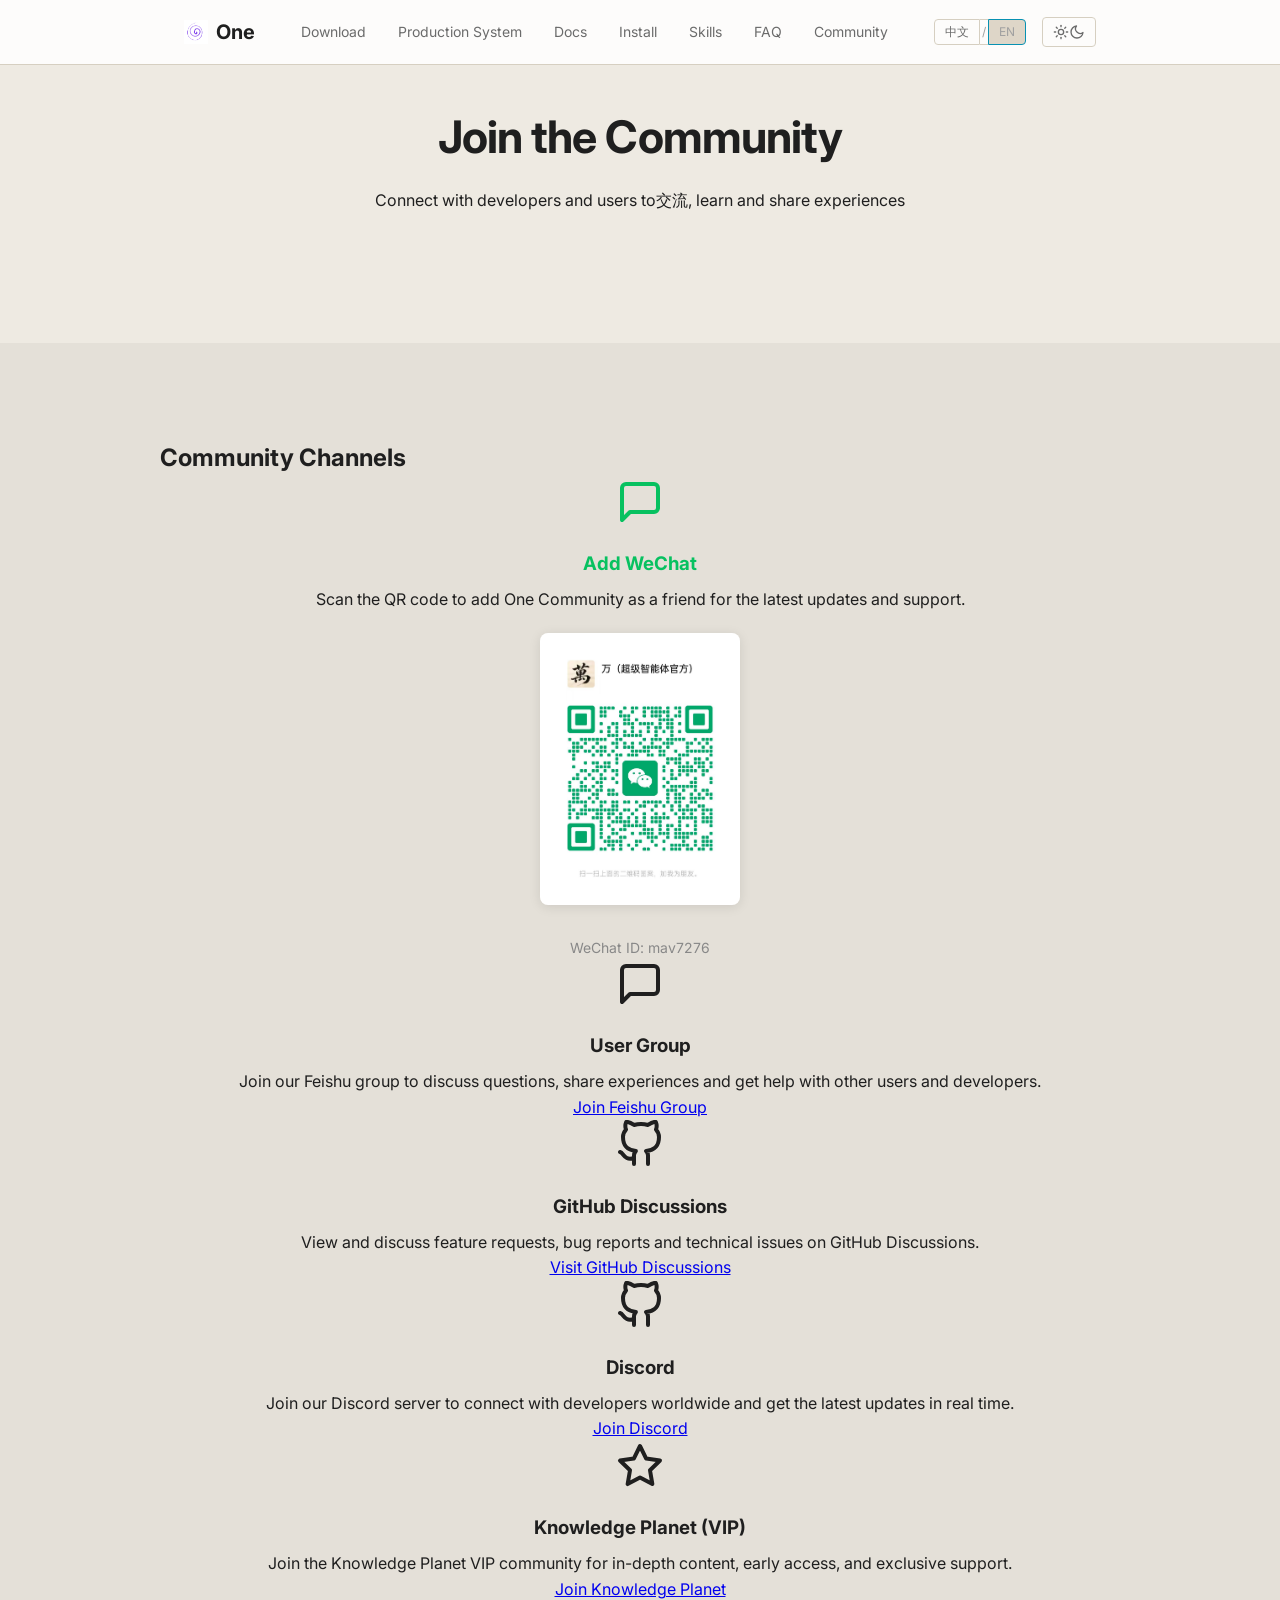
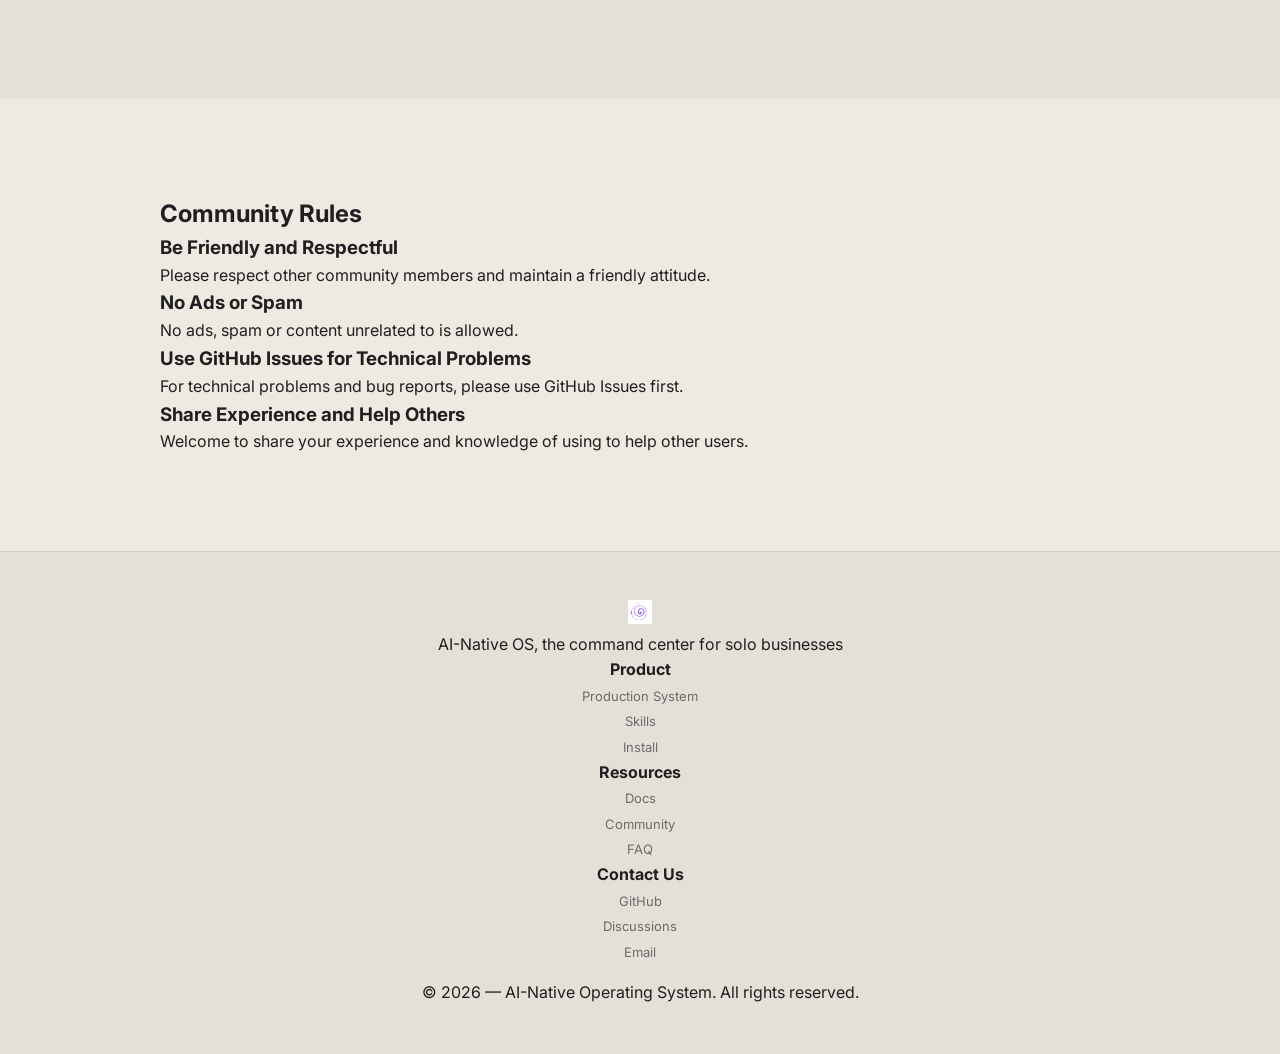
<file: community.html>
<!DOCTYPE html>
<html lang="zh-CN">
<head>
 <meta charset="UTF-8">
 <meta name="viewport" content="width=device-width, initial-scale=1.0">
 <title>加入社区 | One — AI 原生操作系统</title>
 <meta name="description" content="加入 One 社区，与开发者和用户一起交流、学习和分享经验。">
 
 <!-- Fonts -->
 <link rel="preconnect" href="https://fonts.googleapis.com">
 <link rel="preconnect" href="https://fonts.gstatic.com" crossorigin>
 <link href="https://fonts.googleapis.com/css2?family=Inter:wght@300;400;500;600;700&family=JetBrains+Mono:wght@400;500&display=swap" rel="stylesheet" media="print" onload="this.media='all'">
 <noscript><link href="https://fonts.googleapis.com/css2?family=Inter:wght@300;400;500;600;700&family=JetBrains+Mono:wght@400;500&display=swap" rel="stylesheet"></noscript>
 
 <link rel="stylesheet" href="assets/style.css?v=1.0">
 <link rel="icon" type="image/png" href="/favicon.png">
 <style>
 .qrcode-container {
 display: flex;
 flex-direction: column;
 align-items: center;
 justify-content: center;
 padding: 20px 0;
 }
 .qrcode-image {
 border-radius: 8px;
 box-shadow: 0 2px 12px rgba(0,0,0,0.1);
 max-width: 100%;
 height: auto;
 }
 .community-card {
 text-align: center;
 }
 .community-card-title {
 margin-top: 16px;
 margin-bottom: 8px;
 }
 </style>
</head>
<body class="theme-warm lang-zh">
 <script>
 // Immediately set language and theme from localStorage to avoid FOUC
 (function() {
 const savedLang = localStorage.getItem('one-lang');
 if (savedLang) {
 document.body.classList.remove('lang-zh', 'lang-en');
 document.body.classList.add('lang-' + savedLang);
 } else {
 const userLang = navigator.language || navigator.userLanguage;
 if (userLang && !userLang.startsWith('zh')) {
 document.body.classList.remove('lang-zh');
 document.body.classList.add('lang-en');
 }
 }
 const savedTheme = localStorage.getItem('one-theme');
 const preferred = window.matchMedia('(prefers-color-scheme: light)').matches ? 'warm' : 'dark';
 const theme = savedTheme || preferred;
 document.body.classList.remove('theme-dark', 'theme-warm');
 document.body.classList.add('theme-' + theme);
 })();
 </script>

 <!-- Sticky Header -->
 <header class="header" id="main-header">
 <div class="wrapper">
 <a href="index.html" class="logo">
 <img src="assets/one_logo_mark.png" alt="One Logo" class="logo-img" width="24" height="24">
 <span>One</span>
 </a>
 <nav class="nav-menu">
 <div class="nav-dropdown">
 <a href="javascript:void(0)">
 <span class="lang-zh">下载应用</span>
 <span class="lang-en">Download</span>
 </a>
 <div class="nav-dropdown-content">
 <a id="download-win" href="https://pub-50802a16630648dcab0c292c0d32d9fe.r2.dev/One%20Setup%200.8.7.exe">Windows (x64) v0.8.7</a>
 <a id="download-mac-arm" href="https://pub-50802a16630648dcab0c292c0d32d9fe.r2.dev/One-0.8.7-arm64.zip">Mac (Apple Silicon) v0.8.7</a>
 <a id="download-mac-intel" href="https://pub-50802a16630648dcab0c292c0d32d9fe.r2.dev/One-0.8.7-x64.zip">Mac (Intel) v0.8.7</a>
 </div>
 </div>
 <a href="index.html#features">
 <span class="lang-zh">生产系统</span>
 <span class="lang-en">Production System</span>
 </a>
 <a href="docs.html">
 <span class="lang-zh">技术文档</span>
 <span class="lang-en">Docs</span>
 </a>
 <a href="install.html">
 <span class="lang-zh">安装指南</span>
 <span class="lang-en">Install</span>
 </a>
 <a href="store.html">
 <span class="lang-zh">技能集市</span>
 <span class="lang-en">Skills</span>
 </a>
 <a href="index.html#faq">
 <span class="lang-zh">常见问题</span>
 <span class="lang-en">FAQ</span>
 </a>
 <a href="community.html" class="active">
 <span class="lang-zh">加入社区</span>
 <span class="lang-en">Community</span>
 </a>
 </nav>
 <div class="nav-actions">
 <div class="lang-toggle" id="lang-toggle">
 <button class="lang-btn active" data-lang="zh" onclick="setLanguage('zh')">中文</button>
 <span class="lang-divider">/</span>
 <button class="lang-btn" data-lang="en" onclick="setLanguage('en')">EN</button>
 </div>
 <button class="theme-toggle-btn" id="theme-toggle" aria-label="Toggle Theme">
 <svg class="icon-sun" width="16" height="16" viewBox="0 0 24 24" fill="none" stroke="currentColor" stroke-width="2" stroke-linecap="round" stroke-linejoin="round"><circle cx="12" cy="12" r="4"></circle><path d="M12 2v2"></path><path d="M12 20v2"></path><path d="M4.93 4.93l1.41 1.41"></path><path d="M17.66 17.66l1.41 1.41"></path><path d="M2 12h2"></path><path d="M20 12h2"></path><path d="M6.34 17.66l-1.41 1.41"></path><path d="M19.07 4.93l-1.41 1.41"></path></svg>
 <svg class="icon-moon" width="16" height="16" viewBox="0 0 24 24" fill="none" stroke="currentColor" stroke-width="2" stroke-linecap="round" stroke-linejoin="round"><path d="M21 12.79A9 9 0 1 1 11.21 3 7 7 0 0 0 21 12.79z"></path></svg>
 </button>
 </div>
 </div>
 </header>

 <!-- Hero Section -->
 <section class="hero hero-small" id="community-hero">
 <div class="wrapper text-center">
 <h1 class="hero-title">
 <span class="lang-zh">加入 社区</span>
 <span class="lang-en">Join the Community</span>
 </h1>
 <p class="hero-subtitle">
 <span class="lang-zh">与开发者和用户一起交流、学习和分享经验</span>
 <span class="lang-en">Connect with developers and users to交流, learn and share experiences</span>
 </p>
 </div>
 </section>

 <!-- Community Channels -->
 <section class="section section-community-channels">
 <div class="wrapper">
 <h2 class="section-title">
 <span class="lang-zh">社区渠道</span>
 <span class="lang-en">Community Channels</span>
 </h2>
 
 <div class="community-grid">
 <!-- WeChat Official -->
 <div class="community-card">
 <div class="community-card-icon">
 <svg width="48" height="48" viewBox="0 0 24 24" fill="none" stroke="#07C160" stroke-width="2" stroke-linecap="round" stroke-linejoin="round">
 <path d="M21 15a2 2 0 0 1-2 2H7l-4 4V5a2 2 0 0 1 2-2h14a2 2 0 0 1 2 2z"></path>
 </svg>
 </div>
 <h3 class="community-card-title" style="color: #07C160;">
 <span class="lang-zh">添加微信</span>
 <span class="lang-en">Add WeChat</span>
 </h3>
 <p class="community-card-description">
 <span class="lang-zh">扫码添加「One（社区）」为好友，获取最新动态、产品更新和技术支持。</span>
 <span class="lang-en">Scan the QR code to add One Community as a friend for the latest updates and support.</span>
 </p>
 <div class="qrcode-container">
 <img src="assets/wechat_qr.png" alt="One 官方微信二维码" class="qrcode-image" width="200" height="200" loading="lazy">
 </div>
 <p style="margin-top: 12px; font-size: 14px; color: #888; text-align: center;">
 <span class="lang-zh">微信号：mav7276</span>
 <span class="lang-en">WeChat ID: mav7276</span>
 </p>
 </div>

 <!-- Feishu Group -->
 <div class="community-card">
 <div class="community-card-icon">
 <svg width="48" height="48" viewBox="0 0 24 24" fill="none" stroke="currentColor" stroke-width="2" stroke-linecap="round" stroke-linejoin="round">
 <path d="M21 15a2 2 0 0 1-2 2H7l-4 4V5a2 2 0 0 1 2-2h14a2 2 0 0 1 2 2z"></path>
 </svg>
 </div>
 <h3 class="community-card-title">
 <span class="lang-zh">用户交流群</span>
 <span class="lang-en">User Group</span>
 </h3>
 <p class="community-card-description">
 <span class="lang-zh">加入飞书用户交流群，与其他用户和开发者一起讨论问题、分享经验和获取帮助。</span>
 <span class="lang-en">Join our Feishu group to discuss questions, share experiences and get help with other users and developers.</span>
 </p>
 <a href="https://applink.feishu.cn/client/chat/chatter/add_by_link?link_token=899uceb2-0a0c-4960-80ed-74c95d194149" class="btn btn-primary" target="_blank" rel="noopener noreferrer">
 <span class="lang-zh">加入飞书群</span>
 <span class="lang-en">Join Feishu Group</span>
 </a>
 </div>

 <!-- GitHub Discussions -->
 <div class="community-card">
 <div class="community-card-icon">
 <svg width="48" height="48" viewBox="0 0 24 24" fill="none" stroke="currentColor" stroke-width="2" stroke-linecap="round" stroke-linejoin="round">
 <path d="M9 19c-5 1.5-5-2.5-7-3m14 6v-3.87a3.37 3.37 0 0 0-.94-2.61c3.14-.35 6.44-1.54 6.44-7A5.44 5.44 0 0 0 20 4.77 5.07 5.07 0 0 0 19.91 1S18.73.65 16 2.48a13.38 13.38 0 0 0-7 0C6.27.65 5.09 1 5.09 1A5.07 5.07 0 0 0 5 4.77a5.44 5.44 0 0 0-1.5 3.78c0 5.42 3.3 6.61 6.44 7A3.37 3.37 0 0 0 9 18.13V22"></path>
 </svg>
 </div>
 <h3 class="community-card-title">
 <span class="lang-zh">GitHub 讨论区</span>
 <span class="lang-en">GitHub Discussions</span>
 </h3>
 <p class="community-card-description">
 <span class="lang-zh">在 GitHub 讨论区查看和讨论功能请求、Bug 报告和技术问题。</span>
 <span class="lang-en">View and discuss feature requests, bug reports and technical issues on GitHub Discussions.</span>
 </p>
 <a href="https://github.com/wang-jie-git/one/discussions" class="btn btn-primary" target="_blank" rel="noopener noreferrer">
 <span class="lang-zh">访问 GitHub 讨论区</span>
 <span class="lang-en">Visit GitHub Discussions</span>
 </a>
 </div>

 <!-- Discord -->
 <div class="community-card">
 <div class="community-card-icon">
 <svg width="48" height="48" viewBox="0 0 24 24" fill="none" stroke="currentColor" stroke-width="2" stroke-linecap="round" stroke-linejoin="round">
 <path d="M9 19c-5 1.5-5-2.5-7-3m14 6v-3.87a3.37 3.37 0 0 0-.94-2.61c3.14-.35 6.44-1.54 6.44-7A5.44 5.44 0 0 0 20 4.77 5.07 5.07 0 0 0 19.91 1S18.73.65 16 2.48a13.38 13.38 0 0 0-7 0C6.27.65 5.09 1 5.09 1A5.07 5.07 0 0 0 5 4.77a5.44 5.44 0 0 0-1.5 3.78c0 5.42 3.3 6.61 6.44 7A3.37 3.37 0 0 0 9 18.13V22"></path>
 </svg>
 </div>
 <h3 class="community-card-title">
 <span class="lang-zh">Discord</span>
 <span class="lang-en">Discord</span>
 </h3>
 <p class="community-card-description">
 <span class="lang-zh">加入 Discord 服务器，与全球开发者实时交流、获取最新动态。</span>
 <span class="lang-en">Join our Discord server to connect with developers worldwide and get the latest updates in real time.</span>
 </p>
 <a href="https://discord.gg/PtGDwgBtjr" class="btn btn-primary" target="_blank" rel="noopener noreferrer">
 <span class="lang-zh">加入 Discord</span>
 <span class="lang-en">Join Discord</span>
 </a>
 </div>

 <!-- 知识星球 -->
 <div class="community-card">
 <div class="community-card-icon">
 <svg width="48" height="48" viewBox="0 0 24 24" fill="none" stroke="currentColor" stroke-width="2" stroke-linecap="round" stroke-linejoin="round">
 <polygon points="12 2 15.09 8.26 22 9.27 17 14.14 18.18 21.02 12 17.77 5.82 21.02 7 14.14 2 9.27 8.91 8.26 12 2"></polygon>
 </svg>
 </div>
 <h3 class="community-card-title">
 <span class="lang-zh">知识星球（VIP）</span>
 <span class="lang-en">Knowledge Planet (VIP)</span>
 </h3>
 <p class="community-card-description">
 <span class="lang-zh">加入知识星球会员社群，获取深度内容、抢先体验和专属支持。</span>
 <span class="lang-en">Join the Knowledge Planet VIP community for in-depth content, early access, and exclusive support.</span>
 </p>
 <a href="https://t.zsxq.com/j8tHr" class="btn btn-primary" target="_blank" rel="noopener noreferrer">
 <span class="lang-zh">加入知识星球</span>
 <span class="lang-en">Join Knowledge Planet</span>
 </a>
 </div>
 </div>
 </div>
 </section>

 <!-- Community Rules -->
 <section class="section section-community-rules">
 <div class="wrapper">
 <h2 class="section-title">
 <span class="lang-zh">社区规则</span>
 <span class="lang-en">Community Rules</span>
 </h2>
 
 <div class="rules-container">
 <div class="rule-item">
 <h3 class="rule-title">
 <span class="lang-zh">保持友好和尊重</span>
 <span class="lang-en">Be Friendly and Respectful</span>
 </h3>
 <p class="rule-description">
 <span class="lang-zh">请尊重其他社区成员，保持友好的交流态度。</span>
 <span class="lang-en">Please respect other community members and maintain a friendly attitude.</span>
 </p>
 </div>
 
 <div class="rule-item">
 <h3 class="rule-title">
 <span class="lang-zh">严禁广告和垃圾信息</span>
 <span class="lang-en">No Ads or Spam</span>
 </h3>
 <p class="rule-description">
 <span class="lang-zh">严禁发布广告、垃圾信息或与 无关的内容。</span>
 <span class="lang-en">No ads, spam or content unrelated to is allowed.</span>
 </p>
 </div>
 
 <div class="rule-item">
 <h3 class="rule-title">
 <span class="lang-zh">技术问题优先使用 GitHub Issue</span>
 <span class="lang-en">Use GitHub Issues for Technical Problems</span>
 </h3>
 <p class="rule-description">
 <span class="lang-zh">对于技术问题和 Bug 报告，请优先使用 GitHub Issue。</span>
 <span class="lang-en">For technical problems and bug reports, please use GitHub Issues first.</span>
 </p>
 </div>
 
 <div class="rule-item">
 <h3 class="rule-title">
 <span class="lang-zh">分享经验和帮助他人</span>
 <span class="lang-en">Share Experience and Help Others</span>
 </h3>
 <p class="rule-description">
 <span class="lang-zh">欢迎分享使用 的经验和心得，帮助其他用户。</span>
 <span class="lang-en">Welcome to share your experience and knowledge of using to help other users.</span>
 </p>
 </div>
 </div>
 </div>
 </section>

 <!-- Footer -->
 <footer class="footer">
 <div class="wrapper">
 <div class="footer-content">
 <div class="footer-brand">
 <img src="assets/one_logo_mark.png" alt="One Logo" class="footer-logo" width="24" height="24">
 <p class="footer-slogan">
 <span class="lang-zh">AI 原生操作系统，一人公司的经营中枢</span>
 <span class="lang-en">AI-Native OS, the command center for solo businesses</span>
 </p>
 </div>
 
 <div class="footer-links">
 <div class="footer-column">
 <h4 class="footer-column-title">
 <span class="lang-zh">产品</span>
 <span class="lang-en">Product</span>
 </h4>
 <ul class="footer-list">
 <li><a href="index.html#features">
 <span class="lang-zh">生产系统</span>
 <span class="lang-en">Production System</span>
 </a></li>
 <li><a href="store.html">
 <span class="lang-zh">技能集市</span>
 <span class="lang-en">Skills</span>
 </a></li>
 <li><a href="install.html">
 <span class="lang-zh">安装指南</span>
 <span class="lang-en">Install</span>
 </a></li>
 </ul>
 </div>
 
 <div class="footer-column">
 <h4 class="footer-column-title">
 <span class="lang-zh">资源</span>
 <span class="lang-en">Resources</span>
 </h4>
 <ul class="footer-list">
 <li><a href="docs.html">
 <span class="lang-zh">技术文档</span>
 <span class="lang-en">Docs</span>
 </a></li>
 <li><a href="community.html">
 <span class="lang-zh">加入社区</span>
 <span class="lang-en">Community</span>
 </a></li>
 <li><a href="index.html#faq">
 <span class="lang-zh">常见问题</span>
 <span class="lang-en">FAQ</span>
 </a></li>
 </ul>
 </div>
 
 <div class="footer-column">
 <h4 class="footer-column-title">
 <span class="lang-zh">联系我们</span>
 <span class="lang-en">Contact Us</span>
 </h4>
 <ul class="footer-list">
 <li><a href="https://github.com/wang-jie-git/one">GitHub</a></li>
 <li><a href="https://github.com/wang-jie-git/one/discussions">
 <span class="lang-zh">讨论区</span>
 <span class="lang-en">Discussions</span>
 </a></li>
 <li><a href="mailto:contact@one.cloudkey.top">
 <span class="lang-zh">发送邮件</span>
 <span class="lang-en">Email</span>
 </a></li>
 </ul>
 </div>
 </div>
 </div>
 
 <div class="footer-bottom">
 <p class="footer-copyright">
 <span class="lang-zh">© 2026 — AI 原生操作系统。保留所有权利。</span>
 <span class="lang-en">© 2026 — AI-Native Operating System. All rights reserved.</span>
 </p>
 </div>
 </div>
 </footer>

 <!-- Theme & Language Switcher Script -->
 <script>
 // Theme toggle
 const themeToggle = document.getElementById('theme-toggle');
 const body = document.body;
 
 themeToggle.addEventListener('click', () => {
 const currentTheme = body.classList.contains('theme-dark') ? 'dark' : 'warm';
 const newTheme = currentTheme === 'dark' ? 'warm' : 'dark';
 body.classList.remove(`theme-${currentTheme}`);
 body.classList.add(`theme-${newTheme}`);
 localStorage.setItem('one-theme', newTheme);
 });
 
 // Language switcher
 window.setLanguage = function(lang) {
 console.log("setLanguage called:", lang);
 currentLang = lang;
 localStorage.setItem('one-lang', lang);
 document.querySelectorAll('.lang-btn').forEach(b => b.classList.toggle('active', b.dataset.lang === lang));
 if (lang === 'en') {
 body.classList.remove('lang-zh');
 body.classList.add('lang-en');
 } else {
 body.classList.remove('lang-en');
 body.classList.add('lang-zh');
 }
 }
 // Init language
 let currentLang = localStorage.getItem('one-lang') || 'zh';
 setLanguage(currentLang);
 
 // Header scroll effect
 let lastScrollTop = 0;
 const header = document.getElementById('main-header');
 window.addEventListener('scroll', () => {
 const scrollTop = window.pageYOffset || document.documentElement.scrollTop;
 if (scrollTop > lastScrollTop && scrollTop > 100) {
 // Scroll down
 header.classList.add('header-hidden');
 } else {
 // Scroll up
 header.classList.remove('header-hidden');
 }
 lastScrollTop = scrollTop;
 });
 </script>
</body>
</html>
</file>
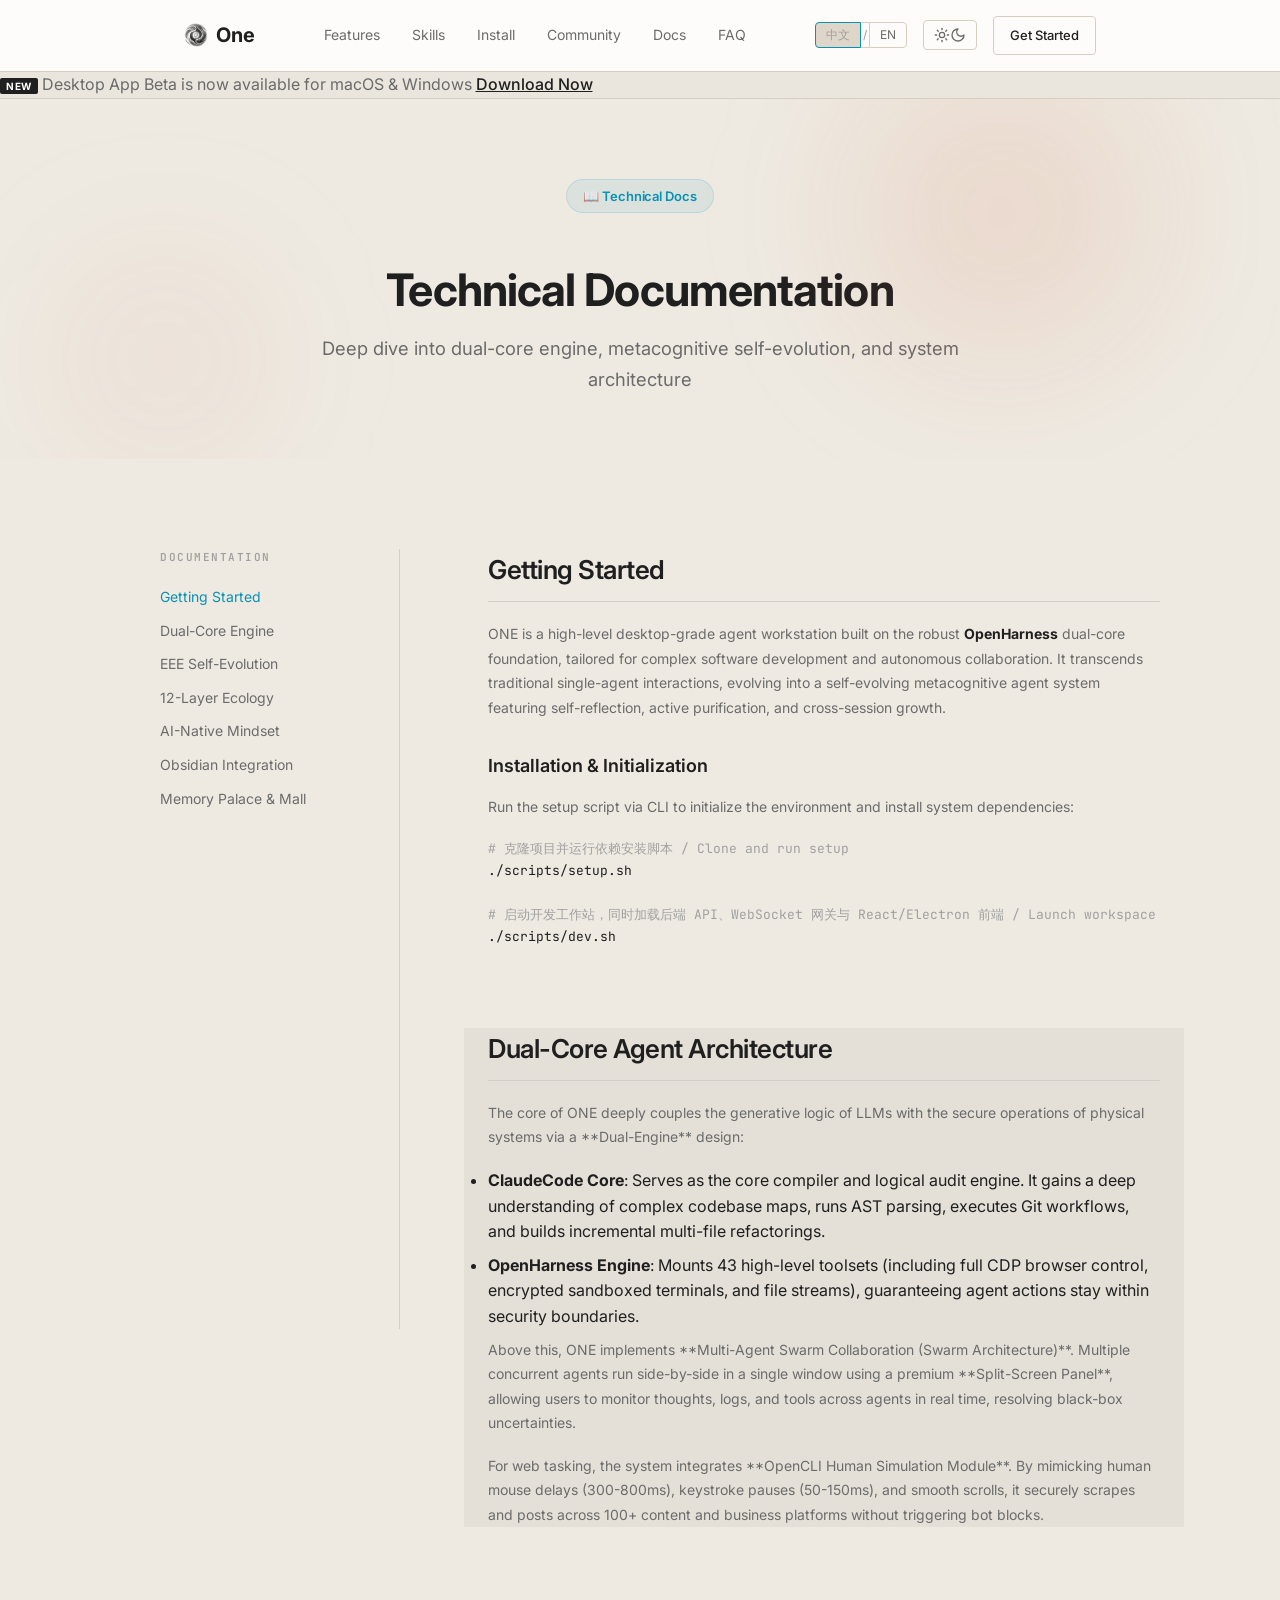
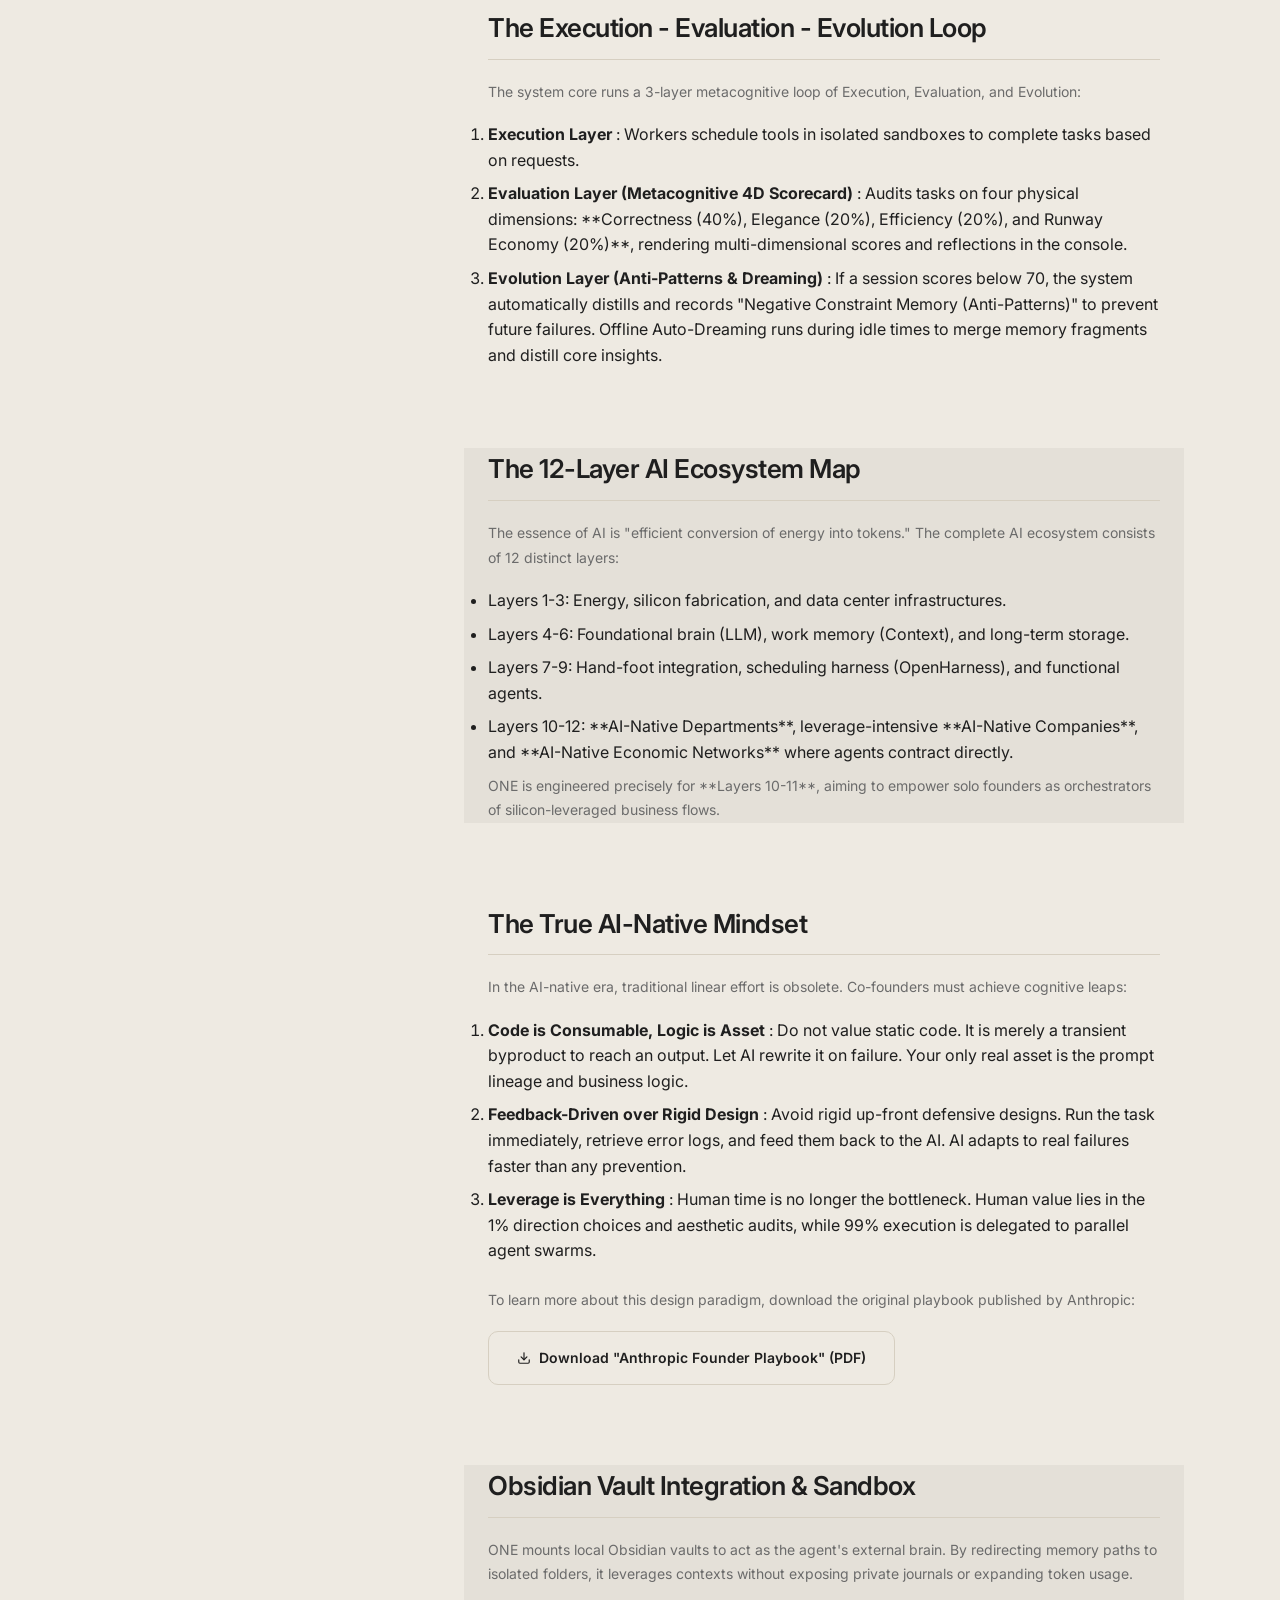
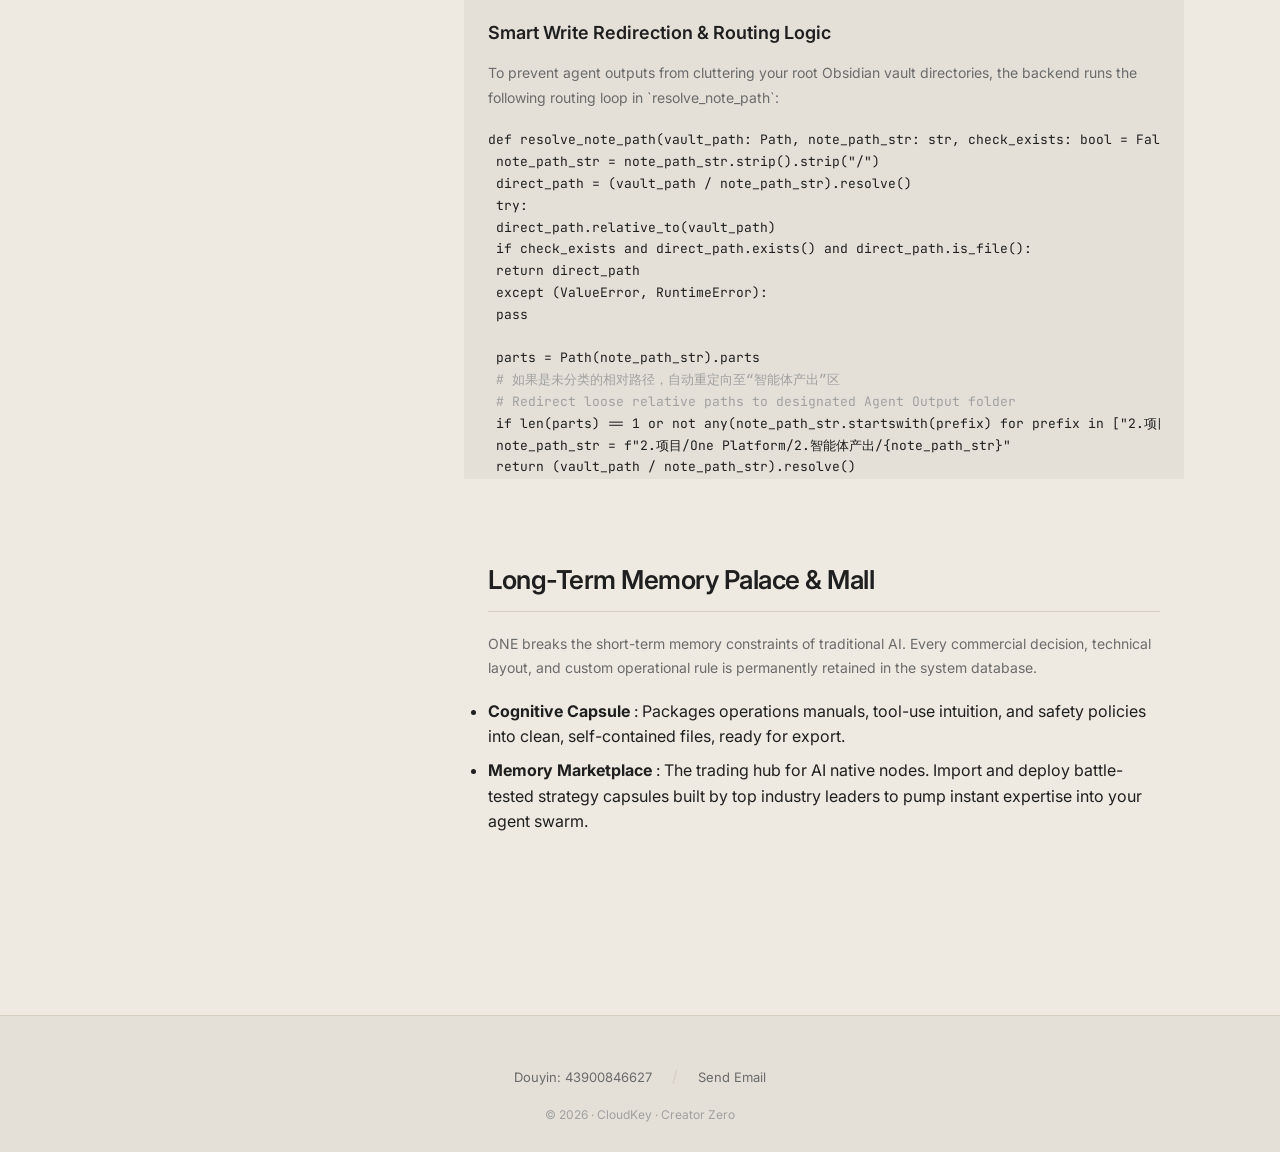
<file: docs.html>
<!DOCTYPE html>
<html lang="zh-CN">
<head>
 <meta charset="UTF-8">
 <meta name="viewport" content="width=device-width, initial-scale=1.0">
 <title>One — 技术文档 / Technical Documentation</title>
 <meta name="description" content="One 平台的物理架构与设计规格白皮书。深入解析双核引擎、自进化元认知层、Obsidian 挂载集成等核心系统机理。">
 <meta name="keywords" content="One Docs, 技术文档, OpenHarness, ClaudeCode, 智能体自进化, Obsidian集成, EEE三层架构">
 
 <!-- Open Graph / Facebook -->
 <meta property="og:type" content="article">
 <meta property="og:url" content="https://one.cloudkey.top/docs.html">
 <meta property="og:title" content="One 技术文档 — 架构设计与系统细节 / One Platform Technical Documentation">
 <meta property="og:description" content="One 平台的物理架构与设计规格白皮书。深入解析双核引擎、自进化元认知层、Obsidian 挂载集成等核心系统机理。">
 <meta property="og:image" content="https://one.cloudkey.top/assets/brand-symbol.svg">

 <!-- Twitter -->
 <meta property="twitter:card" content="summary_large_image">
 <meta property="twitter:url" content="https://one.cloudkey.top/docs.html">
 <meta property="twitter:title" content="One 技术文档 — 架构设计与系统细节 / One Platform Technical Documentation">
 <meta property="twitter:description" content="One 平台的物理架构与设计规格白皮书。深入解析双核引擎、自进化元认知层、Obsidian 挂载集成等核心系统机理。">
 <meta property="twitter:image" content="https://one.cloudkey.top/assets/brand-symbol.svg">

 <!-- Modern Typography: Inter & JetBrains Mono -->
 <link rel="preconnect" href="https://fonts.googleapis.com">
 <link rel="preconnect" href="https://fonts.gstatic.com" crossorigin>
 <link href="https://fonts.googleapis.com/css2?family=Inter:wght@300;400;500;600;700&family=JetBrains+Mono:wght@400;500&display=swap" rel="stylesheet">
 
 <link rel="stylesheet" href="assets/style.css?v=docs-margin960">
 <link rel="icon" type="image/png" href="/favicon.png">

 <script type="application/ld+json">
 {
 "@context": "https://schema.org",
 "@type": "TechArticle",
 "mainEntityOfPage": {
 "@type": "WebPage",
 "@id": "https://one.cloudkey.top/docs.html"
 },
 "headline": "One Platform Technical Documentation",
 "description": "Physical architecture and specifications of the One platform. Explains the Dual-core engine (ClaudeCode & OpenHarness), metacognitive EEE loop, sitemaps, and Obsidian integrations.",
 "inLanguage": ["zh-CN", "en-US"],
 "author": {
 "@type": "Person",
 "name": "0号元创世 (Creator Zero)"
 },
 "publisher": {
 "@type": "Organization",
 "name": "One",
 "logo": {
 "@type": "ImageObject",
 "url": "https://one.cloudkey.top/assets/brand-symbol.svg"
 }
 },
 "about": [
 {
 "@type": "Thing",
 "name": "ClaudeCode"
 },
 {
 "@type": "Thing",
 "name": "OpenHarness"
 },
 {
 "@type": "Thing",
 "name": "Metacognitive Self-Evolution"
 },
 {
 "@type": "Thing",
 "name": "Obsidian Sandbox Integration"
 }
 ]
 }
 </script>
</head>
<body class="theme-warm lang-zh">
 <script>
 // Immediately set language and theme from localStorage to avoid FOUC
 (function() {
 const savedLang = localStorage.getItem('one-lang');
 if (savedLang) {
 document.body.classList.remove('lang-zh', 'lang-en');
 document.body.classList.add('lang-' + savedLang);
 } else {
 const userLang = navigator.language || navigator.userLanguage;
 if (userLang && !userLang.startsWith('zh')) {
 document.body.classList.remove('lang-zh');
 document.body.classList.add('lang-en');
 }
 }
 const savedTheme = localStorage.getItem('one-theme');
 const preferred = window.matchMedia('(prefers-color-scheme: light)').matches ? 'warm' : 'dark';
 const theme = savedTheme || preferred;
 document.body.classList.remove('theme-dark', 'theme-warm');
 document.body.classList.add('theme-' + theme);
 })();
 </script>
 <!-- Top Announcement Banner -->
 <div class="banner">
 <span class="banner-badge">NEW</span>
 <span class="banner-text">
 <span class="lang-zh">桌面应用 Beta 版现已推出，支持 macOS & Windows</span>
 <span class="lang-en">Desktop App Beta is now available for macOS & Windows</span>
 </span>
 <a href="index.html#waitlist" class="banner-link">
 <span class="lang-zh">立即下载</span>
 <span class="lang-en">Download Now</span>
 </a>
 </div>

 <!-- Sticky Header -->
 <header class="header" id="main-header">
 <div class="wrapper">
 <a href="index.html" class="logo">
 <img src="assets/logo-white.png" alt="One Logo" class="logo-img logo-img-dark">
 <img src="assets/logo-black.png" alt="One Logo" class="logo-img logo-img-light">
 <span>One</span>
 </a>
 <nav class="nav-menu">
 <a href="index.html#features">
 <span class="lang-zh">功能</span>
 <span class="lang-en">Features</span>
 </a>
 <a href="store.html">
 <span class="lang-zh">技能集市</span>
 <span class="lang-en">Skills</span>
 </a>
 <a href="install.html">
 <span class="lang-zh">安装指南</span>
 <span class="lang-en">Install</span>
 </a>
 <a href="community.html">
 <span class="lang-zh">社区</span>
 <span class="lang-en">Community</span>
 </a>
 <a href="#" class="active">
 <span class="lang-zh">技术文档</span>
 <span class="lang-en">Docs</span>
 </a>
 <a href="index.html#faq">
 <span class="lang-zh">常见问题</span>
 <span class="lang-en">FAQ</span>
 </a>
 </nav>
 <div class="nav-actions">
 <div class="lang-toggle" id="lang-toggle">
 <button class="lang-btn active" data-lang="zh" onclick="setLanguage('zh')">中文</button>
 <span class="lang-divider">/</span>
 <button class="lang-btn" data-lang="en" onclick="setLanguage('en')">EN</button>
 </div>
 <button class="theme-toggle-btn" id="theme-toggle" aria-label="Toggle Theme">
 <svg class="icon-sun" width="16" height="16" viewBox="0 0 24 24" fill="none" stroke="currentColor" stroke-width="2" stroke-linecap="round" stroke-linejoin="round"><circle cx="12" cy="12" r="4"></circle><path d="M12 2v2"></path><path d="M12 20v2"></path><path d="M4.93 4.93l1.41 1.41"></path><path d="M17.66 17.66l1.41 1.41"></path><path d="M2 12h2"></path><path d="M20 12h2"></path><path d="M6.34 17.66l-1.41 1.41"></path><path d="M19.07 4.93l-1.41 1.41"></path></svg>
 <svg class="icon-moon" width="16" height="16" viewBox="0 0 24 24" fill="none" stroke="currentColor" stroke-width="2" stroke-linecap="round" stroke-linejoin="round"><path d="M12 3a6 6 0 0 0 9 9 9 9 0 1 1-9-9Z"></path></svg>
 </button>
 <a href="index.html#waitlist" class="btn-nav">
 <span class="lang-zh">免费使用</span>
 <span class="lang-en">Get Started</span>
 </a>
 </div>
 </div>
 </header>

 <!-- Docs Hero -->
 <section class="hero" style="padding: 80px 24px 40px; text-align: center;">
 <div class="hero-glow hero-glow-1"></div>
 <div class="hero-glow hero-glow-2"></div>
 <div class="hero-badge">
 <span>📖 Technical Docs</span>
 </div>
 <h1 class="hero-title" style="margin: 20px auto 16px;">
 <span class="lang-zh">技术文档</span>
 <span class="lang-en">Technical Documentation</span>
 </h1>
 <p class="hero-sub" style="margin: 0 auto 24px;">
 <span class="lang-zh">深入解析双核引擎、自进化元认知层与系统架构设计</span>
 <span class="lang-en">Deep dive into dual-core engine, metacognitive self-evolution, and system architecture</span>
 </p>
 </section>

 <!-- Main Container -->
 <div class="wrapper">

 <!-- Technical Documentation Layout -->
 <div class="docs-container">
 <!-- Left Sidebar Navigation -->
 <aside class="docs-sidebar">
 <div class="docs-nav-title">
 <span class="lang-zh">目录导航</span>
 <span class="lang-en">Documentation</span>
 </div>
 <ul class="docs-nav-list">
 <li><a href="#doc-intro" class="docs-nav-link active">
 <span class="lang-zh">快速开始</span>
 <span class="lang-en">Getting Started</span>
 </a></li>
 <li><a href="#doc-dual-core" class="docs-nav-link">
 <span class="lang-zh">双核智能体架构</span>
 <span class="lang-en">Dual-Core Engine</span>
 </a></li>
 <li><a href="#doc-evolution" class="docs-nav-link">
 <span class="lang-zh">EEE 自进化环路</span>
 <span class="lang-en">EEE Self-Evolution</span>
 </a></li>
 <li><a href="#doc-ecology" class="docs-nav-link">
 <span class="lang-zh">AI 生态 12 层</span>
 <span class="lang-en">12-Layer Ecology</span>
 </a></li>
 <li><a href="#doc-mindset" class="docs-nav-link">
 <span class="lang-zh">AI 原生思维</span>
 <span class="lang-en">AI-Native Mindset</span>
 </a></li>
 <li><a href="#doc-obsidian" class="docs-nav-link">
 <span class="lang-zh">Obsidian 外脑挂载</span>
 <span class="lang-en">Obsidian Integration</span>
 </a></li>
 <li><a href="#doc-memory" class="docs-nav-link">
 <span class="lang-zh">记忆宫殿与商城</span>
 <span class="lang-en">Memory Palace & Mall</span>
 </a></li>
 </ul>
 </aside>

 <!-- Right Content Panel -->
 <main class="docs-content">
 <!-- 1. Introduction -->
 <section id="doc-intro" class="docs-section">
 <h2>
 <span class="lang-zh">快速开始 (Getting Started)</span>
 <span class="lang-en">Getting Started</span>
 </h2>
 <p>
 <span class="lang-zh">ONE 是基于强大的 <strong>OpenHarness</strong> 双核底座，专为复杂软件研发与自主系统协同打造的高阶桌面级智能体工作站。它超越了传统的单智能体交互，演进为一套具备自我反思、主动净化与跨会话成长的自进化元认知智能体系统。</span>
 <span class="lang-en">ONE is a high-level desktop-grade agent workstation built on the robust <strong>OpenHarness</strong> dual-core foundation, tailored for complex software development and autonomous collaboration. It transcends traditional single-agent interactions, evolving into a self-evolving metacognitive agent system featuring self-reflection, active purification, and cross-session growth.</span>
 </p>
 <h3>
 <span class="lang-zh">安装与环境初始化</span>
 <span class="lang-en">Installation & Initialization</span>
 </h3>
 <p>
 <span class="lang-zh">通过命令行，可以一键初始化运行环境并自动安装必要的系统依赖：</span>
 <span class="lang-en">Run the setup script via CLI to initialize the environment and install system dependencies:</span>
 </p>
 <pre><code><span class="c-comment"># 克隆项目并运行依赖安装脚本 / Clone and run setup</span>
./scripts/setup.sh

<span class="c-comment"># 启动开发工作站，同时加载后端 API、WebSocket 网关与 React/Electron 前端 / Launch workspace</span>
./scripts/dev.sh</code></pre>
 </section>

 <!-- 2. Dual-Core Agent Architecture -->
 <section id="doc-dual-core" class="docs-section">
 <h2>
 <span class="lang-zh">双核智能体架构 (Dual-Core Engine)</span>
 <span class="lang-en">Dual-Core Agent Architecture</span>
 </h2>
 <p>
 <span class="lang-zh">ONE 系统内核通过**双引擎**深度耦合大语言模型的生成逻辑与物理系统的安全操作：</span>
 <span class="lang-en">The core of ONE deeply couples the generative logic of LLMs with the secure operations of physical systems via a **Dual-Engine** design:</span>
 </p>
 <ul>
 <li>
 <strong>ClaudeCode Core</strong>: 
 <span class="lang-zh">作为核心编译与深度逻辑审计引擎。能深入理解复杂代码图谱，自动编写语法树分析、运行高级 Git 版本流控制及多文件增量重构。</span>
 <span class="lang-en">Serves as the core compiler and logical audit engine. It gains a deep understanding of complex codebase maps, runs AST parsing, executes Git workflows, and builds incremental multi-file refactorings.</span>
 </li>
 <li>
 <strong>OpenHarness Engine</strong>: 
 <span class="lang-zh">挂载 43 个高阶物理层研发工具（包括全栈 CDP 浏览器控制、加密沙箱终端和文件流读写），保障智能体的动作均在安全防线以内。</span>
 <span class="lang-en">Mounts 43 high-level toolsets (including full CDP browser control, encrypted sandboxed terminals, and file streams), guaranteeing agent actions stay within security boundaries.</span>
 </li>
 </ul>
 <p>
 <span class="lang-zh">在此之上，ONE 实现了**多智能体蜂群协同 (Swarm Architecture)**。系统在一个包容性框架中挂载多智能体协同运行，并在前端提供独创的**分屏协同面板 (Split-Screen Panel)**。用户可以在同一个工作区内开启多列视窗，实时横向比对并监控不同 Worker 智能体的思考链、执行日志与状态，解决暗盒痛点。</span>
 <span class="lang-en">Above this, ONE implements **Multi-Agent Swarm Collaboration (Swarm Architecture)**. Multiple concurrent agents run side-by-side in a single window using a premium **Split-Screen Panel**, allowing users to monitor thoughts, logs, and tools across agents in real time, resolving black-box uncertainties.</span>
 </p>
 <p>
 <span class="lang-zh">在浏览器自动化侧，系统深度集成了 **OpenCLI 人类行为模拟模块 (Human Simulation)**。它通过仿真鼠标悬停延迟（300-800ms）、随机按键间隔（50-150ms）和平滑多次滚动，跨 100 多个主流内容和商业平台进行安全的数据采集和分发，完美穿透防护拦截。</span>
 <span class="lang-en">For web tasking, the system integrates **OpenCLI Human Simulation Module**. By mimicking human mouse delays (300-800ms), keystroke pauses (50-150ms), and smooth scrolls, it securely scrapes and posts across 100+ content and business platforms without triggering bot blocks.</span>
 </p>
 </section>

 <!-- 3. EEE Self-Evolution -->
 <section id="doc-evolution" class="docs-section">
 <h2>
 <span class="lang-zh">执行 - 评估 - 进化（EEE）自进化环路</span>
 <span class="lang-en">The Execution - Evaluation - Evolution Loop</span>
 </h2>
 <p>
 <span class="lang-zh">系统核心运行着由“执行-评估-进化”组成的三层元认知闭环：</span>
 <span class="lang-en">The system core runs a 3-layer metacognitive loop of Execution, Evaluation, and Evolution:</span>
 </p>
 <ol>
 <li>
 <strong>
 <span class="lang-zh">执行层 (Execution)</span>
 <span class="lang-en">Execution Layer</span>
 </strong>: 
 <span class="lang-zh">Workers 智能体根据任务需求在隔离沙箱中调度工具进行输出。</span>
 <span class="lang-en">Workers schedule tools in isolated sandboxes to complete tasks based on requests.</span>
 </li>
 <li>
 <strong>
 <span class="lang-zh">评估层 (Evaluation - Metacognitive 4D Scorecard)</span>
 <span class="lang-en">Evaluation Layer (Metacognitive 4D Scorecard)</span>
 </strong>: 
 <span class="lang-zh">严苛审计每次任务。在**正确性 (40%)、优雅度 (20%)、高效性 (20%)、经济性 (20%)** 四个维度运行雷达评估，并在控制台无缝渲染多维评分与反思日志。</span>
 <span class="lang-en">Audits tasks on four physical dimensions: **Correctness (40%), Elegance (20%), Efficiency (20%), and Runway Economy (20%)**, rendering multi-dimensional scores and reflections in the console.</span>
 </li>
 <li>
 <strong>
 <span class="lang-zh">进化层 (Evolution - Anti-Patterns & Dreaming)</span>
 <span class="lang-en">Evolution Layer (Anti-Patterns & Dreaming)</span>
 </strong>: 
 <span class="lang-zh">一旦评估得分低于 70 分，系统哨兵将自动提炼并记录“负向约束记忆（Anti-Patterns）”，以防智能体再次踩坑。在空闲时，后台触发 Auto-Dreaming，提炼并整合零散记忆，蒸馏出高维商业认知。</span>
 <span class="lang-en">If a session scores below 70, the system automatically distills and records "Negative Constraint Memory (Anti-Patterns)" to prevent future failures. Offline Auto-Dreaming runs during idle times to merge memory fragments and distill core insights.</span>
 </li>
 </ol>
 </section>

 <!-- 4. 12-Layer AI Ecology -->
 <section id="doc-ecology" class="docs-section">
 <h2>
 <span class="lang-zh">AI 生态 12 层产业链图谱 (12-Layer Ecology)</span>
 <span class="lang-en">The 12-Layer AI Ecosystem Map</span>
 </h2>
 <p>
 <span class="lang-zh">AI 的本质是“能源向 Token 的高效转化”。整个 AI 生态链自底向上可划分为 12 层：</span>
 <span class="lang-en">The essence of AI is "efficient conversion of energy into tokens." The complete AI ecosystem consists of 12 distinct layers:</span>
 </p>
 <ul>
 <li><span class="lang-zh">第 1-3 层：能源、芯片制程及集群数据中心基建。</span><span class="lang-en">Layers 1-3: Energy, silicon fabrication, and data center infrastructures.</span></li>
 <li><span class="lang-zh">第 4-6 层：大模型大脑（LLM）、工作记忆上下文（Context）及长期硬盘存储。</span><span class="lang-en">Layers 4-6: Foundational brain (LLM), work memory (Context), and long-term storage.</span></li>
 <li><span class="lang-zh">第 7-9 层：手脚集成（CDP 浏览器、安全终端）、调度控制框架（OpenHarness）以及最小执行单元（Agent）。</span><span class="lang-en">Layers 7-9: Hand-foot integration, scheduling harness (OpenHarness), and functional agents.</span></li>
 <li><span class="lang-zh">第 10-12 层：多个 Agent 并行协作的 **AI 原生部门**、极薄人力重度硅基的 **AI 原生公司**，以及智能体之间直接交易自发组网的 **AI 原生经济生态**。</span><span class="lang-en">Layers 10-12: **AI-Native Departments**, leverage-intensive **AI-Native Companies**, and **AI-Native Economic Networks** where agents contract directly.</span></li>
 </ul>
 <p>
 <span class="lang-zh">ONE 的设计精准落脚于**第 10-11 层**，致力于将独立创业者打造为“硅基商业帝国的编排者”。</span>
 <span class="lang-en">ONE is engineered precisely for **Layers 10-11**, aiming to empower solo founders as orchestrators of silicon-leveraged business flows.</span>
 </p>
 </section>

 <!-- 5. AI Mindset -->
 <section id="doc-mindset" class="docs-section">
 <h2>
 <span class="lang-zh">真正的“AI 原生思维” (AI Mindset)</span>
 <span class="lang-en">The True AI-Native Mindset</span>
 </h2>
 <p>
 <span class="lang-zh">在 AI 原生时代，传统的“线性努力”已被打破。优秀的联合创始人必须完成认知的飞跃：</span>
 <span class="lang-en">In the AI-native era, traditional linear effort is obsolete. Co-founders must achieve cognitive leaps:</span>
 </p>
 <ol>
 <li>
 <strong>
 <span class="lang-zh">代码是耗材，逻辑是资产</span>
 <span class="lang-en">Code is Consumable, Logic is Asset</span>
 </strong>: 
 <span class="lang-zh">不要珍惜一段具体的代码。它只是实现目标的瞬时排泄物。如果运行不好，让 AI 在几秒内重写。您唯一的资产是您的“Prompt 轨迹”与“业务闭环逻辑”。</span>
 <span class="lang-en">Do not value static code. It is merely a transient byproduct to reach an output. Let AI rewrite it on failure. Your only real asset is the prompt lineage and business logic.</span>
 </li>
 <li>
 <strong>
 <span class="lang-zh">反馈驱动优于完美设计</span>
 <span class="lang-en">Feedback-Driven over Rigid Design</span>
 </strong>: 
 <span class="lang-zh">不要试图在前期防御所有 Bug。直接撞上去运行（Run it），获取报错日志回灌给 AI 修复。AI 在处理脏乱报错中的进化速度远超人类的纯脑力预防。</span>
 <span class="lang-en">Avoid rigid up-front defensive designs. Run the task immediately, retrieve error logs, and feed them back to the AI. AI adapts to real failures faster than any prevention.</span>
 </li>
 <li>
 <strong>
 <span class="lang-zh">杠杆率就是一切</span>
 <span class="lang-en">Leverage is Everything</span>
 </strong>: 
 <span class="lang-zh">个人的精力不再是瓶颈。人类的价值在于做那 1% 的“方向决策与审美确认”，其余 99% 的重度执行完全交给无限并发、不眠不休的 Agent 蜂群。</span>
 <span class="lang-en">Human time is no longer the bottleneck. Human value lies in the 1% direction choices and aesthetic audits, while 99% execution is delegated to parallel agent swarms.</span>
 </li>
 </ol>
 <p style="margin-top: 24px;">
 <span class="lang-zh">欲深入了解此设计范式，欢迎下载阅读 Anthropic 官方发布的《创始人手册原文》：</span>
 <span class="lang-en">To learn more about this design paradigm, download the original playbook published by Anthropic:</span>
 </p>
 <p>
 <a href="创业手册原文Playbook-05062026_v3 (1).pdf" target="_blank" class="btn-outline" style="display: inline-flex; align-items: center; gap: 8px;">
 <svg width="14" height="14" viewBox="0 0 24 24" fill="none" stroke="currentColor" stroke-width="2" stroke-linecap="round" stroke-linejoin="round"><path d="M21 15v4a2 2 0 0 1-2 2H5a2 2 0 0 1-2-2v-4"></path><polyline points="7 10 12 15 17 10"></polyline><line x1="12" y1="15" x2="12" y2="3"></line></svg>
 <span class="lang-zh">下载《Anthropic 创始人手册原文》(PDF)</span>
 <span class="lang-en">Download "Anthropic Founder Playbook" (PDF)</span>
 </a>
 </p>
 </section>

 <!-- 6. Obsidian Integration -->
 <section id="doc-obsidian" class="docs-section">
 <h2>
 <span class="lang-zh">Obsidian 知识库挂载与沙箱隔离</span>
 <span class="lang-en">Obsidian Vault Integration & Sandbox</span>
 </h2>
 <p>
 <span class="lang-zh">ONE 支持将您本地的 Obsidian 笔记库挂载为 Agent 的外挂脑。通过将记忆路径重定向至隔离目录，在提取有效背景的同时完美保护您的个人隐私笔记免遭扫描，防止 Token 爆炸。</span>
 <span class="lang-en">ONE mounts local Obsidian vaults to act as the agent's external brain. By redirecting memory paths to isolated folders, it leverages contexts without exposing private journals or expanding token usage.</span>
 </p>
 <h3>
 <span class="lang-zh">智能路径写重定向与路由逻辑</span>
 <span class="lang-en">Smart Write Redirection & Routing Logic</span>
 </h3>
 <p>
 <span class="lang-zh">为防止智能体写入的产物污染您的 Obsidian 笔记根目录，系统后端会在 `resolve_note_path` 中运行以下解耦逻辑：</span>
 <span class="lang-en">To prevent agent outputs from cluttering your root Obsidian vault directories, the backend runs the following routing loop in `resolve_note_path`:</span>
 </p>
 <pre><code>def resolve_note_path(vault_path: Path, note_path_str: str, check_exists: bool = False) -> Path:
 note_path_str = note_path_str.strip().strip("/")
 direct_path = (vault_path / note_path_str).resolve()
 try:
 direct_path.relative_to(vault_path)
 if check_exists and direct_path.exists() and direct_path.is_file():
 return direct_path
 except (ValueError, RuntimeError):
 pass
 
 parts = Path(note_path_str).parts
 <span class="c-comment"># 如果是未分类的相对路径，自动重定向至“智能体产出”区</span>
 <span class="c-comment"># Redirect loose relative paths to designated Agent Output folder</span>
 if len(parts) == 1 or not any(note_path_str.startswith(prefix) for prefix in ["2.项目", "0.经营决策", "Agent_Memory", "1.Agent_Memory"]):
 note_path_str = f"2.项目/One Platform/2.智能体产出/{note_path_str}"
 return (vault_path / note_path_str).resolve()</code></pre>
 </section>

 <!-- 7. Memory Palace & Mall -->
 <section id="doc-memory" class="docs-section">
 <h2>
 <span class="lang-zh">长期记忆宫殿与记忆商城 (Memory Palace & Mall)</span>
 <span class="lang-en">Long-Term Memory Palace & Mall</span>
 </h2>
 <p>
 <span class="lang-zh">ONE 打破了传统 AI 的 7 秒短期记忆宿命。您的商业决策、核心技术文档以及特定运营偏好都将在系统底座中得到永久保存。</span>
 <span class="lang-en">ONE breaks the short-term memory constraints of traditional AI. Every commercial decision, technical layout, and custom operational rule is permanently retained in the system database.</span>
 </p>
 <ul>
 <li>
 <strong>
 <span class="lang-zh">认知胶囊 (Cognitive Capsule)</span>
 <span class="lang-en">Cognitive Capsule</span>
 </strong>: 
 <span class="lang-zh">系统将经营策略、工具调用心流、以及“负面防犯错约束（Anti-Patterns）”打包为高维独立认知包。支持一键导入与导出。</span>
 <span class="lang-en">Packages operations manuals, tool-use intuition, and safety policies into clean, self-contained files, ready for export.</span>
 </li>
 <li>
 <strong>
 <span class="lang-zh">记忆商城 (Memory Marketplace)</span>
 <span class="lang-en">Memory Marketplace</span>
 </strong>: 
 <span class="lang-zh">未来 AI 原生生态的交易节点。共享和交易各行业顶尖创始人提炼的“商业心流胶囊”与“敏捷研发胶囊”。将非对称的经验直接泵入系统底座，实现即插即用。</span>
 <span class="lang-en">The trading hub for AI native nodes. Import and deploy battle-tested strategy capsules built by top industry leaders to pump instant expertise into your agent swarm.</span>
 </li>
 </ul>
 </section>
 </main>
 </div>

 <!-- Footer -->
 <footer class="footer">
 <div class="footer-links">
 <a href="https://www.douyin.com/user/self?from_tab_name=main" target="_blank" rel="noopener noreferrer">
 <span class="lang-zh">抖音: 43900846627</span>
 <span class="lang-en">Douyin: 43900846627</span>
 </a>
 <span class="sep">/</span>
 <a href="mailto:2829622358@qq.com">
 <span class="lang-zh">发送邮件</span>
 <span class="lang-en">Send Email</span>
 </a>
 </div>
 <p class="footer-copy">
 <span class="lang-zh">© 2026 · 云钥匙 · 0 号元创世</span>
 <span class="lang-en">© 2026 · CloudKey · Creator Zero</span>
 </p>
 </footer>
 </div>

 <!-- Page Interaction Script (Sidebar highlighting, Language & Theme Sync) -->
 <script>
 window.setLanguage = function(lang) {
 console.log("setLanguage called:", lang);
 currentLang = lang;
 localStorage.setItem('one-lang', lang);
 document.querySelectorAll('.lang-btn').forEach(b => b.classList.toggle('active', b.dataset.lang === lang));
 if (lang === 'zh') {
 document.body.classList.remove('lang-en');
 document.body.classList.add('lang-zh');
 document.title = 'One — 技术文档';
 } else {
 document.body.classList.remove('lang-zh');
 document.body.classList.add('lang-en');
 document.title = 'One — Technical Documentation';
 }
}
window.setTheme = function(theme) {
 document.body.classList.remove('theme-dark', 'theme-warm');
 document.body.classList.add('theme-' + theme);
 localStorage.setItem('one-theme', theme);
 }
document.addEventListener('DOMContentLoaded', () => {
 // 1. Language & Theme Synchronization
 const themeToggle = document.getElementById('theme-toggle');

 // Detect preferred language
 let currentLang = localStorage.getItem('one-lang');
 if (!currentLang) {
 const userLang = navigator.language || navigator.userLanguage;
 currentLang = userLang.startsWith('zh') ? 'zh' : 'en';
 }


  else {
 document.body.classList.remove('lang-zh');
 document.body.classList.add('lang-en');
 document.title = 'One — Technical Documentation';
 }
 }

 // Initialize language
 setLanguage(currentLang);

 // Detect preferred theme
 let currentTheme = localStorage.getItem('one-theme');
 if (!currentTheme) {
 currentTheme = window.matchMedia('(prefers-color-scheme: light)').matches ? 'warm' : 'dark';
 }

 // Set initial theme
 setTheme(currentTheme);

 themeToggle.addEventListener('click', () => {
 const cycle = { dark: 'warm', warm: 'dark' };
 const current = ['theme-dark', 'theme-warm'].find(c => document.body.classList.contains(c));
 const currentKey = current ? current.replace('theme-', '') : 'dark';
 setTheme(cycle[currentKey] || 'dark');
 });

 window.setTheme = function(theme) {
 document.body.classList.remove('theme-dark', 'theme-warm');
 document.body.classList.add('theme-' + theme);
 localStorage.setItem('one-theme', theme);
 }

 // Listen to localStorage changes in other tabs/pages to keep state in sync!
 window.addEventListener('storage', (e) => {
 if (e.key === 'one-lang' && e.newValue) {
 setLanguage(e.newValue);
 
 }
 if (e.key === 'one-theme' && e.newValue) {
 setTheme(e.newValue);
 }
 });

 // 2. Active Sidebar Links Highlighting on Scroll
 const sections = document.querySelectorAll('.docs-section');
 const navLinks = document.querySelectorAll('.docs-nav-link');

 window.addEventListener('scroll', () => {
 let currentActiveId = '';
 
 sections.forEach(section => {
 const sectionTop = section.offsetTop;
 const sectionHeight = section.clientHeight;
 // Detect when section is in viewport
 if (window.scrollY >= sectionTop - 100) {
 currentActiveId = section.getAttribute('id');
 }
 });

 if (currentActiveId) {
 navLinks.forEach(link => {
 link.classList.remove('active');
 if (link.getAttribute('href') === `#${currentActiveId}`) {
 link.classList.add('active');
 }
 });
 }
 });
 });
 </script>

 <!-- Back to Top Button -->
 <button class="back-to-top" id="back-to-top" aria-label="Back to top">
 <svg viewBox="0 0 24 24" fill="none" stroke="currentColor" stroke-width="2" stroke-linecap="round" stroke-linejoin="round"><path d="M12 19V5"/><path d="M5 12l7-7 7 7"/></svg>
 </button>

 <script>
 // Back to top button
 (function() {
 const btn = document.getElementById('back-to-top');
 if (!btn) return;
 window.addEventListener('scroll', () => {
 if (window.scrollY > 400) {
 btn.classList.add('visible');
 } else {
 btn.classList.remove('visible');
 }
 });
 btn.addEventListener('click', () => {
 window.scrollTo({ top: 0, behavior: 'smooth' });
 });
 })();
 </script>

</body>
</html>
</file>
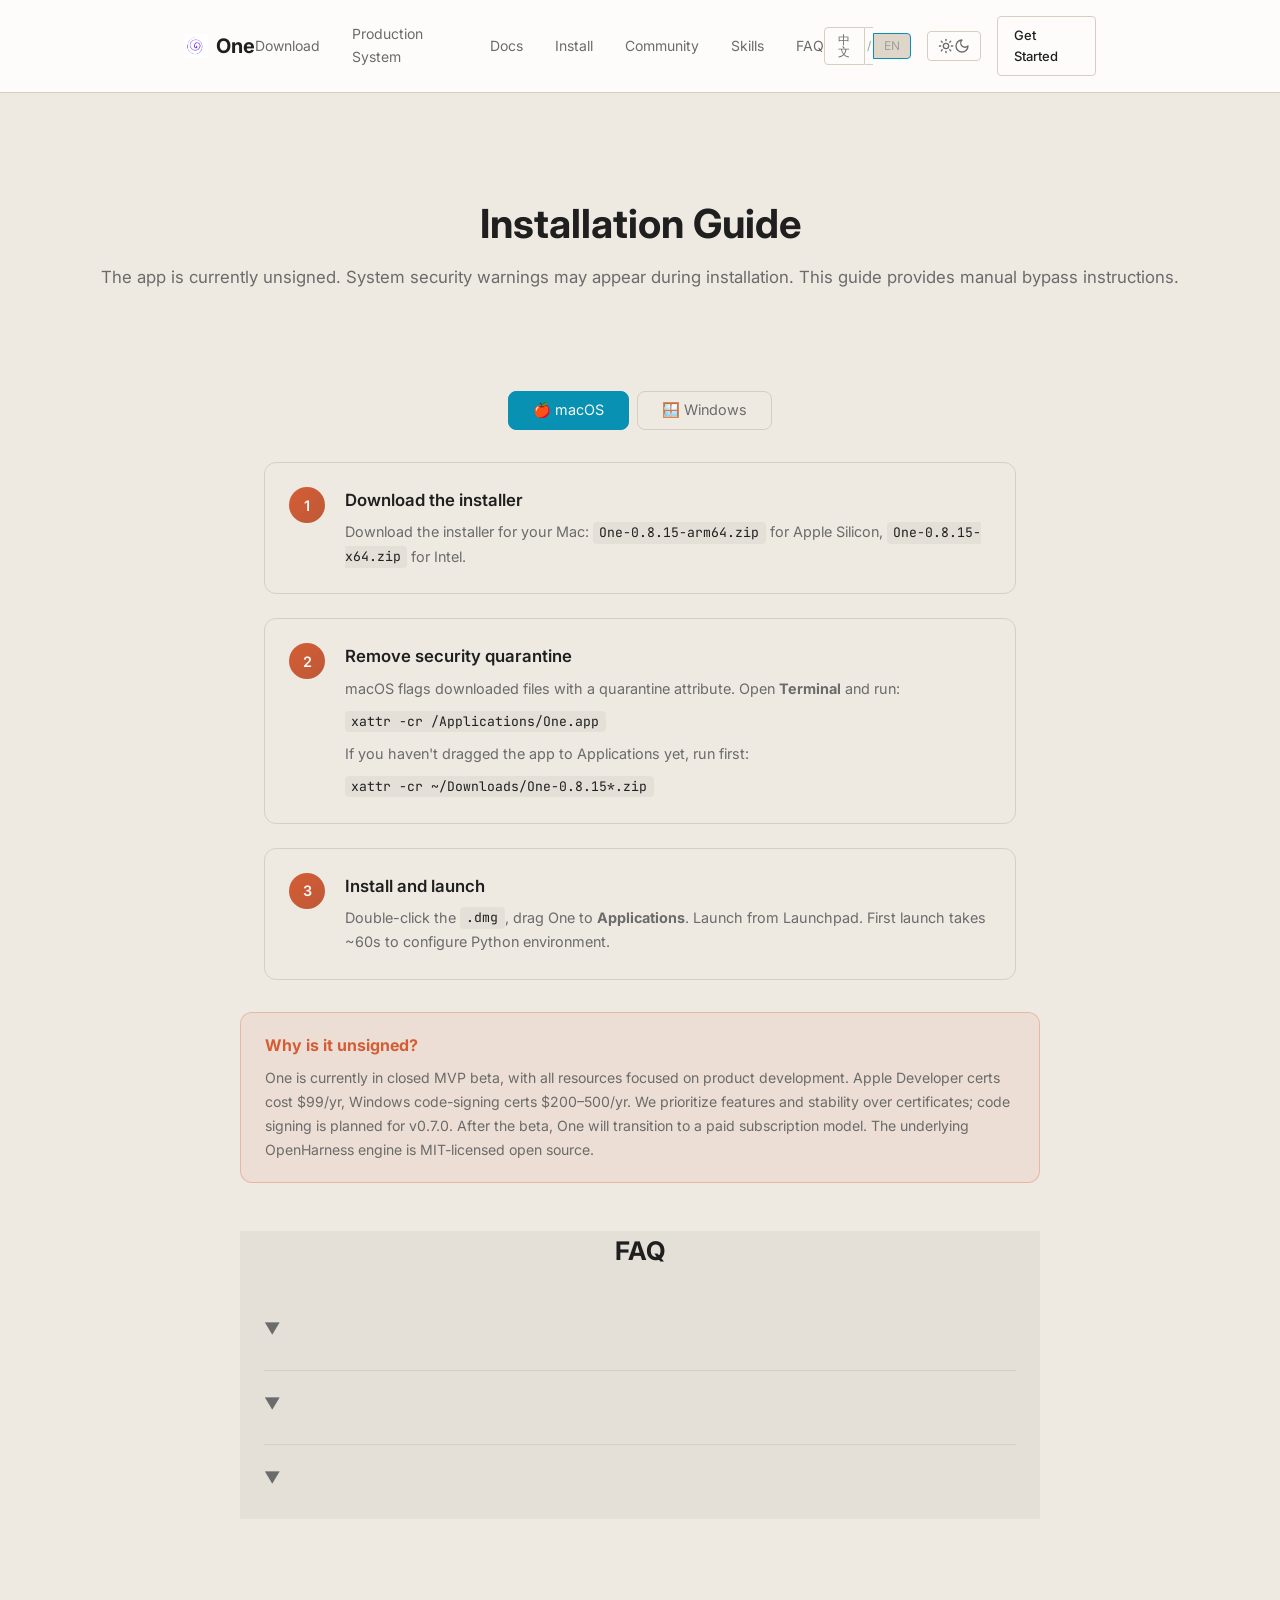
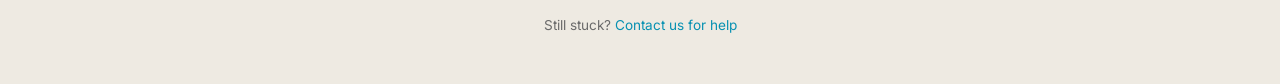
<file: install.html>
<!DOCTYPE html>
<html lang="zh-CN">
<head>
 <meta charset="UTF-8">
 <meta name="viewport" content="width=device-width, initial-scale=1.0">
 <title>One — 安装指南 / Installation Guide</title>
 <meta name="description" content="One 平台安装指南。目前处于 MVP 封闭公测阶段，尚未购买商店签名证书，安装时可能触发系统安全提示。本指南提供手动解除方法。">
 <link rel="preconnect" href="https://fonts.googleapis.com">
 <link rel="preconnect" href="https://fonts.gstatic.com" crossorigin>
 <link href="https://fonts.googleapis.com/css2?family=Inter:wght@300;400;500;600;700&family=JetBrains+Mono:wght@400;500&display=swap" rel="stylesheet">
 <link rel="stylesheet" href="assets/style.css?v=docs-margin960">
 <link rel="icon" type="image/png" href="/favicon.png">
 <style>
 .install-hero { padding: 120px 24px 60px; text-align: center; }
 .install-hero h1 { font-size: 2.5rem; font-weight: 700; margin: 0 0 0.5rem; }
 .install-hero .subtitle { color: var(--text-muted); font-size: 1.05rem; margin: 0; }
 .os-tabs { display: flex; justify-content: center; gap: 0.5rem; margin: 2.5rem 0 2rem; }
 .os-tab { padding: 0.6rem 1.5rem; border-radius: 8px; border: 1px solid var(--border); background: transparent; color: var(--text-muted); cursor: pointer; font-family: var(--font-sans); font-size: 0.9rem; transition: var(--transition); }
 .os-tab:hover { border-color: var(--accent); color: var(--accent); }
 .os-tab.active { background: var(--accent); color: #faf8f3; border-color: var(--accent); }
 .os-content { display: none; max-width: 800px; margin: 0 auto; padding: 0 24px; }
 .os-content.active { display: block; }
 .install-steps { display: flex; flex-direction: column; gap: 1.5rem; }
 .install-step { display: flex; gap: 1.25rem; padding: 1.5rem; border: 1px solid var(--border); border-radius: 12px; transition: var(--transition); }
 .install-step:hover { border-color: var(--border-hover); background: var(--card-hover); }
 .step-num { width: 36px; height: 36px; border-radius: 50%; background: linear-gradient(135deg, #d45d35, #be5937); color: #faf8f3; display: flex; align-items: center; justify-content: center; font-weight: 600; font-size: 0.9rem; flex-shrink: 0; }
 .step-body h3 { margin: 0 0 0.4rem; font-size: 1.05rem; font-weight: 600; color: var(--text); }
 .step-body p { margin: 0; color: var(--text-muted); font-size: 0.9rem; line-height: 1.7; }
 .step-body code { background: var(--bg-alt); padding: 0.15rem 0.4rem; border-radius: 4px; font-family: var(--font-mono); font-size: 0.82rem; color: var(--text); }
 .step-body kbd { display: inline-block; padding: 0.15rem 0.4rem; border: 1px solid var(--border); border-radius: 4px; font-family: var(--font-mono); font-size: 0.78rem; background: var(--card); box-shadow: 0 2px 0 var(--border); }
 .warning-banner { max-width: 800px; margin: 2rem auto; padding: 1.25rem 1.5rem; border: 1px solid rgba(212,93,53,0.3); border-radius: 12px; background: rgba(212,93,53,0.08); }
 .warning-banner h4 { margin: 0 0 0.5rem; color: #d45d35; font-size: 1rem; }
 .warning-banner p { margin: 0; color: var(--text-muted); font-size: 0.88rem; line-height: 1.7; }
 .faq-section { max-width: 800px; margin: 3rem auto; padding: 0 24px; }
 .faq-item { border-bottom: 1px solid var(--border); padding: 1.25rem 0; }
 .faq-item:last-child { border-bottom: none; }
 .faq-question { font-weight: 600; color: var(--text); margin: 0 0 0.5rem; cursor: pointer; display: flex; justify-content: space-between; align-items: center; }
 .faq-answer { color: var(--text-muted); font-size: 0.9rem; line-height: 1.7; margin: 0; }
 .faq-toggle { color: var(--text-muted); transition: var(--transition); }
 .faq-question:hover .faq-toggle { color: var(--accent); }
 .install-footer { text-align: center; padding: 3rem 24px; }
 .install-footer p { color: var(--text-muted); font-size: 0.85rem; margin: 0; }
 .install-footer a { color: var(--accent); text-decoration: none; }
 .install-footer a:hover { text-decoration: underline; }
 </style>
</head>
<body class="theme-warm lang-zh">
 <script>
 (function() {
 const savedLang = localStorage.getItem('one-lang');
 const savedTheme = localStorage.getItem('one-theme');
 if (savedLang) document.body.classList.replace('lang-zh', `lang-${savedLang}`);
 if (savedTheme) document.body.classList.replace('theme-warm', `theme-${savedTheme}`);
 })();
 </script>

 <header class="header" id="main-header">
 <div class="wrapper">
 <a href="index.html" class="logo">
 <img src="assets/one_logo_mark.png" alt="One Logo" class="logo-img" width="24" height="24">
 <span>One</span>
 </a>
 <nav class="nav-menu">
 <div class="nav-dropdown">
 <a href="javascript:void(0)">
 <span class="lang-zh">下载应用</span>
 <span class="lang-en">Download</span>
 </a>
 <div class="nav-dropdown-content">
 <a href="https://pub-50802a16630648dcab0c292c0d32d9fe.r2.dev/One%20Setup%200.8.15.exe" download="One Setup 0.8.15.exe">Windows (x64) v0.8.15</a>
 <a href="https://pub-50802a16630648dcab0c292c0d32d9fe.r2.dev/One-0.8.15-arm64.zip" download="One-0.8.15-arm64.zip">Mac (Apple Silicon) v0.8.15</a>
 <a href="https://pub-50802a16630648dcab0c292c0d32d9fe.r2.dev/One-0.8.15-x64.zip" download="One-0.8.15-x64.zip">Mac (Intel) v0.8.15</a>
 </div>
 </div>
 <a href="index.html#features">
 <span class="lang-zh">生产系统</span>
 <span class="lang-en">Production System</span>
 </a>
 <a href="docs.html">
 <span class="lang-zh">技术文档</span>
 <span class="lang-en">Docs</span>
 </a>
 <a href="install.html" class="active">
 <span class="lang-zh">安装指南</span>
 <span class="lang-en">Install</span>
 </a>
 <a href="community.html">
 <span class="lang-zh">社区</span>
 <span class="lang-en">Community</span>
 </a>
 <a href="store.html">
 <span class="lang-zh">扩展</span>
 <span class="lang-en">Skills</span>
 </a>
 <a href="index.html#faq">
 <span class="lang-zh">常见问题</span>
 <span class="lang-en">FAQ</span>
 </a>
 </nav>
 <div class="nav-actions">
 <div class="lang-toggle" id="lang-toggle">
 <button class="lang-btn active" data-lang="zh" onclick="setLanguage('zh')">中文</button>
 <span class="lang-divider">/</span>
 <button class="lang-btn" data-lang="en" onclick="setLanguage('en')">EN</button>
 </div>
 <button class="theme-toggle-btn" id="theme-toggle" aria-label="Toggle Theme">
 <svg class="icon-sun" width="16" height="16" viewBox="0 0 24 24" fill="none" stroke="currentColor" stroke-width="2" stroke-linecap="round" stroke-linejoin="round"><circle cx="12" cy="12" r="4"></circle><path d="M12 2v2"></path><path d="M12 20v2"></path><path d="M4.93 4.93l1.41 1.41"></path><path d="M17.66 17.66l1.41 1.41"></path><path d="M2 12h2"></path><path d="M20 12h2"></path><path d="M6.34 17.66l-1.41 1.41"></path><path d="M19.07 4.93l-1.41 1.41"></path></svg>
 <svg class="icon-moon" width="16" height="16" viewBox="0 0 24 24" fill="none" stroke="currentColor" stroke-width="2" stroke-linecap="round" stroke-linejoin="round"><path d="M12 3a6 6 0 0 0 9 9 9 9 0 1 1-9-9Z"></path></svg>
 </button>
 <a href="index.html#waitlist" class="btn-nav">
 <span class="lang-zh">免费使用</span>
 <span class="lang-en">Get Started</span>
 </a>
 </div>
 </div>
 </header>

 <section class="install-hero">
 <h1><span class="lang-zh">安装指南</span><span class="lang-en">Installation Guide</span></h1>
 <p class="subtitle"><span class="lang-zh">目前尚未购买商店签名证书，安装时可能触发系统安全提示。本指南提供手动解除方法。</span><span class="lang-en">The app is currently unsigned. System security warnings may appear during installation. This guide provides manual bypass instructions.</span></p>
 </section>

 <div class="os-tabs">
 <button class="os-tab active" data-os="mac" onclick="switchOS('mac')">🍎 macOS</button>
 <button class="os-tab" data-os="win" onclick="switchOS('win')">🪟 Windows</button>
 </div>

 <!-- macOS Content -->
 <div id="mac-content" class="os-content active">
 <div class="install-steps">
 <div class="install-step">
 <div class="step-num">1</div>
 <div class="step-body">
 <h3><span class="lang-zh">下载安装包</span><span class="lang-en">Download the installer</span></h3>
 <p><span class="lang-zh">下载对应版本的安装包：Apple Silicon 选 <code>One-0.8.15-arm64.zip</code>，Intel 选 <code>One-0.8.15-x64.zip</code>。</span><span class="lang-en">Download the installer for your Mac: <code>One-0.8.15-arm64.zip</code> for Apple Silicon, <code>One-0.8.15-x64.zip</code> for Intel.</span></p>
 </div>
 </div>
 <div class="install-step">
 <div class="step-num">2</div>
 <div class="step-body">
 <h3><span class="lang-zh">解除安全限制</span><span class="lang-en">Remove security quarantine</span></h3>
 <p><span class="lang-zh">下载后系统会标记文件为隔离状态。打开<strong>终端</strong>，粘贴执行以下命令：</span><span class="lang-en">macOS flags downloaded files with a quarantine attribute. Open <strong>Terminal</strong> and run:</span></p>
 <p style="margin-top:0.5rem"><code>xattr -cr /Applications/One.app</code></p>
 <p style="margin-top:0.5rem"><span class="lang-zh">如果你还没有把 App 拖进应用程序文件夹，先执行：</span><span class="lang-en">If you haven't dragged the app to Applications yet, run first:</span></p>
 <p style="margin-top:0.5rem"><code>xattr -cr ~/Downloads/One-0.8.15*.zip</code></p>
 </div>
 </div>
 <div class="install-step">
 <div class="step-num">3</div>
 <div class="step-body">
 <h3><span class="lang-zh">安装并启动</span><span class="lang-en">Install and launch</span></h3>
 <p><span class="lang-zh">双击 <code>.dmg</code> 打开，将 One 图标拖入<strong>应用程序</strong>文件夹。从启动台打开，首次启动约 60 秒自动配置 Python 环境。</span><span class="lang-en">Double-click the <code>.dmg</code>, drag One to <strong>Applications</strong>. Launch from Launchpad. First launch takes ~60s to configure Python environment.</span></p>
 </div>
 </div>
 </div>
 </div>

 <!-- Windows Content -->
 <div id="win-content" class="os-content">
 <div class="install-steps">
 <div class="install-step">
 <div class="step-num">1</div>
 <div class="step-body">
 <h3><span class="lang-zh">下载安装包</span><span class="lang-en">Download the installer</span></h3>
 <p><span class="lang-zh">下载 <code>One Setup 0.8.15.exe</code>，建议保存到桌面。<strong>安装前请先退出杀毒软件</strong>（如 360、腾讯电脑管家等），避免安装过程被拦截。</span><span class="lang-en">Download <code>One Setup 0.8.15.exe</code>. Save to Desktop. <strong>Exit antivirus software first</strong> (e.g., 360, Tencent PC Manager) to avoid installation interception.</span></p>
 </div>
 </div>
 <div class="install-step">
 <div class="step-num">2</div>
 <div class="step-body">
 <h3><span class="lang-zh">绕过 SmartScreen</span><span class="lang-en">Bypass SmartScreen</span></h3>
 <p><span class="lang-zh">双击安装程序后，Windows 可能显示<strong>“Windows 已保护你的电脑”</strong>。点击幅底的<strong>“更多信息”</strong>，然后点击<strong>“仍要运行”</strong>。</span><span class="lang-en">After double-clicking, Windows may show <strong>“Windows protected your PC”</strong>. Click <strong>“More info”</strong> at the bottom, then <strong>“Run anyway”</strong>.</span></p>
 <p style="margin-top:0.5rem"><span class="lang-zh">如果提示“需要管理员权限”，右键点击安装包 → <strong>“以管理员身份运行”</strong>。</span><span class="lang-en">If prompted for admin rights, right-click the installer → <strong>“Run as administrator”</strong>.</span></p>
 </div>
 </div>
 <div class="install-step">
 <div class="step-num">3</div>
 <div class="step-body">
 <h3><span class="lang-zh">完成安装</span><span class="lang-en">Complete installation</span></h3>
 <p><span class="lang-zh">按向导完成安装，桌面会出现 图标。首次启动约 60 秒自动配置 Python 环境。</span><span class="lang-en">Follow the wizard to complete. icon appears on Desktop. First launch takes ~60s to configure Python environment.</span></p>
 </div>
 </div>
 </div>
 </div>

 <div class="warning-banner">
 <h4><span class="lang-zh">为什么没有签名？</span><span class="lang-en">Why is it unsigned?</span></h4>
 <p><span class="lang-zh">One 目前处于 MVP 封闭公测阶段，全力投入产品研发中。Apple Developer 证书 $99/年，Windows 代码签名证书 $200–500/年，对于独立开发者是一笔不小的开支。我们优先把有限资源投入到功能与稳定性，签名证书将在 v0.7.0 正式版中规划。公测结束后将转为付费订阅模式。底层引擎 OpenHarness 基于 MIT 协议开源。</span><span class="lang-en">One is currently in closed MVP beta, with all resources focused on product development. Apple Developer certs cost $99/yr, Windows code-signing certs $200–500/yr. We prioritize features and stability over certificates; code signing is planned for v0.7.0. After the beta, One will transition to a paid subscription model. The underlying OpenHarness engine is MIT-licensed open source.</span></p>
 </div>

 <section class="faq-section">
 <h2 style="text-align:center; margin:0 0 1.5rem; font-size:1.6rem;"><span class="lang-zh">常见问题</span><span class="lang-en">FAQ</span></h2>
 <div class="faq-item">
 <div class="faq-question" onclick="this.nextElementSibling.style.display=this.nextElementSibling.style.display==='block'?'none':'block'">
 <span class="lang-zh">macOS 提示"已损坏，无法打开”怎么办？</span>
 <span class="faq-toggle">▼</span>
 </div>
 <div class="faq-answer" style="display:none;">
 <span class="lang-zh">这是因为文件带有隔离属性。打开终端，执行 <code>xattr -cr /Applications/One.app</code>，然后重新打开。如果问题依旧，去 <strong>系统设置 → 隐私与安全性 → 仍要打开</strong>。</span>
 </div>
 </div>
 <div class="faq-item">
 <div class="faq-question" onclick="this.nextElementSibling.style.display=this.nextElementSibling.style.display==='block'?'none':'block'">
 <span class="lang-zh">Windows 杀毒软件报警怎么办？</span>
 <span class="faq-toggle">▼</span>
 </div>
 <div class="faq-answer" style="display:none;">
 <span class="lang-zh">由于未签名，部分杀毒软件可能误报。 目前处于内测阶段，如你信任该软件，could add One to杀毒软件的白名单。</span>
 </div>
 </div>
 <div class="faq-item">
 <div class="faq-question" onclick="this.nextElementSibling.style.display=this.nextElementSibling.style.display==='block'?'none':'block'">
 <span class="lang-zh">如何卸载？</span>
 <span class="faq-toggle">▼</span>
 </div>
 <div class="faq-answer" style="display:none;">
 <span class="lang-zh"><strong>macOS</strong>：将 One 从应用程序文件夹拖到垃圾筒。如需彻底清除配置，删除 <code>~/Library/Application Support/@one</code> 文件夹。<br><strong>Windows</strong>：控制面板 → 程序和功能 → 找到 One → 卸载。</span>
 </div>
 </div>
 </section>

 <div class="install-footer">
 <p><span class="lang-zh">仍有问题？</span><span class="lang-en">Still stuck?</span> <a href="index.html#waitlist"><span class="lang-zh">联系我们获取帮助</span><span class="lang-en">Contact us for help</span></a></p>
 </div>

 <script>
 function switchOS(os) {
 document.querySelectorAll('.os-tab').forEach(t => t.classList.remove('active'));
 document.querySelectorAll('.os-content').forEach(c => c.classList.remove('active'));
 document.querySelector(`.os-tab[data-os="${os}"]`).classList.add('active');
 document.getElementById(`${os}-content`).classList.add('active');
 }

 // Theme and language sync with other pages
 (function() {
 const savedLang = localStorage.getItem('one-lang');
 const savedTheme = localStorage.getItem('one-theme');
 if (savedLang) document.body.classList.replace('lang-zh', `lang-${savedLang}`);
 if (savedTheme) document.body.classList.replace('theme-warm', `theme-${savedTheme}`);

 document.getElementById('theme-toggle')?.addEventListener('click', function() {
 const isWarm = document.body.classList.contains('theme-warm');
 document.body.classList.replace(isWarm ? 'theme-warm' : 'theme-dark', isWarm ? 'theme-dark' : 'theme-warm');
 localStorage.setItem('one-theme', isWarm ? 'dark' : 'warm');
 });

 // Language switcher
 window.setLanguage = function(lang) {
 console.log("setLanguage called:", lang);
 currentLang = lang;
 localStorage.setItem('one-lang', lang);
 document.querySelectorAll('.lang-btn').forEach(b => b.classList.toggle('active', b.dataset.lang === lang));
 if (lang === 'en') {
 document.body.classList.remove('lang-zh');
 document.body.classList.add('lang-en');
 } else {
 document.body.classList.remove('lang-en');
 document.body.classList.add('lang-zh');
 }
 }
 // Init language
 let currentLang = localStorage.getItem('one-lang') || 'zh';
 setLanguage(currentLang);
 })();
 </script>
</body>
</html>
</file>
<file: assets/style.css>
/* Reset and Color Schemes */
:root {
    --bg: #09090b;
    --card: #09090b;
    --card-hover: #121215;
    --border: #27272a;
    --border-hover: #3f3f46;
    --text: #f4f4f5;
    --text-muted: #a1a1aa;
    --text-dark: #71717a;
    --white: #ffffff;
    --black: #000000;
    --accent: #d84827;
    --banner-bg: #1c1c1f;
    --font-sans: 'Inter', -apple-system, BlinkMacSystemFont, "Segoe UI", Roboto, sans-serif;
    --font-mono: 'JetBrains Mono', 'Fira Code', monospace;
    --transition: all 0.25s cubic-bezier(0.4, 0, 0.2, 1);
}


* {
    margin: 0;
    padding: 0;
    box-sizing: border-box;
    scroll-behavior: smooth;
}

body {
    background: var(--bg);
    color: var(--text);
    font-family: var(--font-sans);
    line-height: 1.6;
    -webkit-font-smoothing: antialiased;
    overflow-x: hidden;
    transition: background-color 0.3s ease, color 0.3s ease;
}

/* Bilingual Display Control */
body.lang-zh .lang-en { display: none !important; }
body.lang-en .lang-zh { display: none !important; }

/* Custom Scrollbar */
::-webkit-scrollbar {
    width: 6px;
    height: 6px;
}
::-webkit-scrollbar-track {
    background: var(--bg);
}
::-webkit-scrollbar-thumb {
    background: var(--border);
    border-radius: 3px;
}
::-webkit-scrollbar-thumb:hover {
    background: var(--border-hover);
}

/* Nav Dropdown */
.nav-dropdown {
    position: relative;
    display: inline-block;
    padding-bottom: 12px;
    margin-bottom: -12px;
}
.nav-dropdown-content {
    display: none;
    position: absolute;
    top: 100%;
    left: 50%;
    transform: translateX(-50%);
    background-color: var(--card);
    min-width: 160px;
    box-shadow: 0px 8px 16px 0px rgba(0,0,0,0.2);
    z-index: 100;
    border: 1px solid var(--border);
    border-radius: 8px;
    padding: 8px 0;
    margin-top: 4px;
}
.nav-dropdown-content::before {
    content: '';
    position: absolute;
    top: -12px;
    left: 0;
    right: 0;
    height: 12px;
}
.nav-dropdown:hover .nav-dropdown-content {
    display: block;
}
.nav-dropdown-content a {
    color: var(--text-muted);
    padding: 8px 16px;
    text-decoration: none;
    display: block;
    text-align: center;
    font-size: 13px;
}
.nav-dropdown-content a:hover {
    background-color: rgba(255,255,255,0.05);
    color: var(--text);
}
    background-color: rgba(0,0,0,0.05);
}

/* 1. Announcement Banner */
.banner {
    background: var(--banner-bg);
    color: var(--text);
    padding: 10px 16px;
    font-size: 13px;
    display: flex;
    justify-content: center;
    align-items: center;
    gap: 10px;
    border-bottom: 1px solid var(--border);
    text-align: center;
    position: relative;
    z-index: 10;
    transition: var(--transition);
}

.banner-badge {
    background: var(--white);
    color: var(--black);
    font-weight: 700;
    font-size: 10px;
    padding: 2px 6px;
    letter-spacing: 0.5px;
    border-radius: 2px;
    transition: var(--transition);
}

.banner-text {
    color: var(--text-muted);
}

.banner-link {
    color: var(--white);
    text-decoration: underline;
    font-weight: 500;
    transition: opacity 0.2s ease;
}

.banner-link:hover {
    opacity: 0.8;
}

/* Container Wrapper — full width layout */
.wrapper {
    width: 100%;
    margin: 0;
    padding: 0;
}

/* Section content constrained, background full-width */
section {
    padding-left: max(24px, calc((100% - 960px) / 2));
    padding-right: max(24px, calc((100% - 960px) / 2));
}

/* 2. Header & Navigation */
.header {
    position: fixed;
    top: 0;
    left: 0;
    right: 0;
    width: 100vw;
    z-index: 1000;
    background: var(--bg);
    backdrop-filter: blur(12px);
    -webkit-backdrop-filter: blur(12px);
    border-bottom: 1px solid var(--border);
    transition: box-shadow 0.3s ease, border-color 0.3s ease;
    box-shadow: none;
}

/* Reset default body margin for full-width layout */
body {
    margin: 0;
}

.header .wrapper {
    display: flex;
    justify-content: space-between;
    align-items: center;
    padding: 16px 24px;
    max-width: 960px;
    margin: 0 auto;
}

.header.scrolled {
    box-shadow: var(--shadow-md);
}

/* Offset body for fixed header */
body {
    padding-top: 72px;
}

.logo {
    display: flex;
    align-items: center;
    gap: 8px;
    color: var(--white);
    text-decoration: none;
    font-weight: 700;
    font-size: 20px;
    transition: var(--transition);
}

.logo-img {
    height: 24px;
    width: auto;
    object-fit: contain;
}

/* Logo theme visibility */
body:not(.light-mode) .logo-img-light { display: none !important; }

.nav-menu {
    display: flex;
    gap: 32px;
    align-items: center;
}

.nav-menu a {
    color: var(--text-muted);
    text-decoration: none;
    font-size: 14px;
    font-weight: 400;
    transition: color 0.2s ease;
}

.nav-menu a:hover {
    color: var(--white);
}

.nav-actions {
    display: flex;
    align-items: center;
    gap: 16px;
}

/* Dropdown Language Picker */
.lang-toggle {
    display: inline-flex;
    align-items: center;
    gap: 0;
}

.lang-btn {
    background: transparent;
    color: var(--text-muted);
    border: 1px solid var(--border);
    padding: 6px 10px;
    font-size: 12px;
    font-family: inherit;
    cursor: pointer;
    transition: var(--transition);
    line-height: 1;
}

.lang-btn:first-child {
    border-radius: 4px 0 0 4px;
}

.lang-btn:last-child {
    border-radius: 0 4px 4px 0;
}

.lang-btn.active {
    color: var(--text);
    background: var(--card-hover);
    border-color: var(--accent);
    z-index: 1;
}

.lang-btn:hover:not(.active) {
    color: var(--text);
    border-color: var(--border-hover);
}

.lang-divider {
    color: var(--text-dark);
    font-size: 12px;
    padding: 0 2px;
    border-top: 1px solid var(--border);
    border-bottom: 1px solid var(--border);
    line-height: 1;
    display: inline-flex;
    align-items: center;
    align-self: stretch;
}

/* Theme Toggle Button */
.theme-toggle-btn {
    background: transparent;
    border: 1px solid var(--border);
    color: var(--text-muted);
    padding: 6px 10px;
    border-radius: 4px;
    cursor: pointer;
    display: flex;
    align-items: center;
    justify-content: center;
    transition: var(--transition);
}

.theme-toggle-btn:hover {
    color: var(--text);
    border-color: var(--border-hover);
    background: rgba(255, 255, 255, 0.03);
}

    background: rgba(0, 0, 0, 0.02);
}

/* Sun/Moon Icon Display toggling */
body:not(.light-mode) .icon-moon { display: none; }

.btn-nav {
    display: inline-block;
    border: 1px solid var(--border);
    color: var(--text);
    text-decoration: none;
    font-size: 13px;
    font-weight: 500;
    padding: 8px 16px;
    border-radius: 4px;
    transition: var(--transition);
}

.btn-nav:hover {
    border-color: var(--text-muted);
    background: rgba(255, 255, 255, 0.03);
}

/* 3. Hero Section */
.hero {
    text-align: center;
    margin-bottom: 90px;
    padding: 40px 0;
    position: relative;
    overflow: hidden;
}

/* Hero orange glow accents */
.hero-glow {
    position: absolute;
    border-radius: 50%;
    filter: blur(80px);
    pointer-events: none;
    z-index: 0;
}
.hero-glow-1 {
    top: -10%;
    right: 10%;
    width: 300px;
    height: 300px;
    background: rgba(212, 93, 53, 0.12);
}
.hero-glow-2 {
    bottom: 0%;
    left: 5%;
    width: 200px;
    height: 200px;
    background: rgba(212, 93, 53, 0.08);
}

.hero-badge {
    display: inline-block;
    border: 1px solid var(--border);
    color: var(--text-muted);
    font-size: 12px;
    padding: 6px 14px;
    border-radius: 100px;
    margin-bottom: 32px;
    letter-spacing: -0.1px;
    transition: var(--transition);
}

.hero-title {
    font-size: clamp(2.2rem, 4vw, 2.8rem);
    font-weight: 700;
    line-height: 1.15;
    color: var(--white);
    margin-bottom: 24px;
    letter-spacing: -0.02em;
    transition: color 0.3s ease;
}

.gradient-text {
    background: linear-gradient(to right, var(--text), var(--text-muted));
    -webkit-background-clip: text;
    -webkit-text-fill-color: transparent;
}

.hero-sub {
    font-size: 18px;
    color: var(--text-muted);
    max-width: 680px;
    margin: 0 auto 40px;
    line-height: 1.6;
    transition: color 0.3s ease;
}

.hero-sub strong {
    color: var(--text);
}

.hero-actions {
    display: flex;
    justify-content: center;
    gap: 16px;
    flex-wrap: wrap;
}

.btn-solid {
    display: inline-block;
    background: var(--white);
    color: var(--black);
    text-decoration: none;
    font-size: 14px;
    font-weight: 600;
    padding: 12px 28px;
    border-radius: 4px;
    transition: var(--transition);
}

.btn-solid:hover {
    opacity: 0.9;
}

/* Hero CTA buttons — accent glow */
.hero .btn-solid {
    background: linear-gradient(135deg, var(--accent) 0%, #0891b2 100%);
    color: #faf8f3;
    border: none;
    padding: 14px 36px;
    font-size: 15px;
    border-radius: 6px;
    box-shadow: 0 0 20px rgba(6, 182, 212, 0.35), 0 4px 16px rgba(6, 182, 212, 0.25);
}
.hero .btn-solid:hover {
    opacity: 1;
    transform: translateY(-3px);
    box-shadow: 0 0 32px rgba(6, 182, 212, 0.55), 0 8px 28px rgba(6, 182, 212, 0.4);
}
.hero .btn-solid:active {
    transform: translateY(-1px);
}

.hero .btn-outline {
    border: 1px solid rgba(6, 182, 212, 0.5);
    color: var(--accent);
    background: transparent;
    padding: 14px 36px;
    font-size: 15px;
    border-radius: 6px;
}
.hero .btn-outline:hover {
    background: rgba(6, 182, 212, 0.08);
    border-color: var(--accent);
    transform: translateY(-2px);
}

.btn-outline {
    display: inline-flex;
    align-items: center;
    gap: 8px;
    border: 1px solid var(--border);
    color: var(--text);
    text-decoration: none;
    font-size: 14px;
    font-weight: 500;
    padding: 12px 28px;
    border-radius: 4px;
    transition: var(--transition);
}

.btn-outline:hover {
    border-color: var(--border-hover);
    background: rgba(255, 255, 255, 0.03);
}

/* 4. Terminal Command Panel */
.installation-section {
    margin-bottom: 100px;
    display: flex;
    justify-content: center;
}

.terminal-card {
    background: #0d0d0f;
    border: 1px solid var(--border);
    border-radius: 8px;
    width: 100%;
    max-width: 600px;
    overflow: hidden;
    box-shadow: 0 8px 30px rgba(0, 0, 0, 0.5);
    transition: border-color 0.3s ease;
}

    background: #f4f4f5;
    box-shadow: 0 8px 30px rgba(0, 0, 0, 0.05);
}

.terminal-header {
    background: #121214;
    border-bottom: 1px solid var(--border);
    display: flex;
    justify-content: space-between;
    align-items: center;
    padding: 0 16px;
    height: 48px;
    transition: border-color 0.3s ease;
}

    background: #e4e4e7;
}

.tab-list {
    display: flex;
    gap: 16px;
}

.tab-btn {
    background: transparent;
    border: none;
    color: var(--text-dark);
    font-family: var(--font-sans);
    font-size: 13px;
    font-weight: 500;
    cursor: pointer;
    padding: 12px 4px;
    border-bottom: 2px solid transparent;
    transition: var(--transition);
}

.tab-btn:hover {
    color: var(--text-muted);
}

.tab-btn.active {
    color: var(--text);
    border-bottom-color: var(--white);
}

    border-bottom-color: #000000;
}

.copy-container {
    display: flex;
    align-items: center;
}

.copy-action-btn {
    background: transparent;
    border: none;
    color: var(--text-dark);
    font-family: var(--font-sans);
    font-size: 12px;
    cursor: pointer;
    display: flex;
    align-items: center;
    gap: 4px;
    padding: 6px 10px;
    border-radius: 4px;
    transition: var(--transition);
}

.copy-action-btn:hover {
    color: var(--text-muted);
    background: rgba(255, 255, 255, 0.05);
}

    background: rgba(0, 0, 0, 0.03);
}

.copy-action-btn.success {
    color: #10b981;
}

.terminal-body {
    padding: 24px;
    font-family: var(--font-mono);
    font-size: 14px;
    min-height: 80px;
    display: flex;
    align-items: center;
    color: #e4e4e7;
}

    color: #18181b;
}

.tab-pane {
    display: none;
    width: 100%;
}

.tab-pane.active {
    display: block;
}

.code-line {
    white-space: pre-wrap;
    word-break: break-all;
}

.c-muted {
    color: #93c5fd;
}

    color: #2563eb;
}

.c-highlight {
    color: #67e8f9;
}

    color: #0891b2;
}

/* 5. Clean Grid Layouts */
.section {
    margin-bottom: 120px;
}

.section-header {
    text-align: center;
    margin-bottom: 56px;
}

.section-tag {
    font-size: 12px;
    font-family: var(--font-mono);
    color: var(--text-dark);
    letter-spacing: 1px;
    display: block;
    margin-bottom: 12px;
}

.section-header h2 {
    font-size: 32px;
    font-weight: 600;
    color: var(--white);
    letter-spacing: -0.5px;
    transition: color 0.3s ease;
}

.grid {
    display: grid;
    gap: 24px;
}

.grid-2 {
    grid-template-columns: 1fr 1fr;
}

.grid-3 {
    grid-template-columns: 1fr 1fr 1fr;
}

.card {
    background: var(--card);
    border: 1px solid var(--border);
    border-radius: 6px;
    padding: 32px;
    transition: background-color 0.3s ease, border-color 0.3s ease, transform 0.2s ease;
}

.card:hover {
    border-color: var(--border-hover);
    background: var(--card-hover);
    transform: translateY(-2px);
}

.card-num {
    font-family: var(--font-mono);
    color: var(--text-dark);
    font-size: 14px;
    margin-bottom: 24px;
}

.card-icon {
    width: 48px;
    height: 48px;
    display: flex;
    align-items: center;
    justify-content: center;
    background: linear-gradient(135deg, #d45d35 0%, #be5937 100%);
    border-radius: 12px;
    font-size: 24px;
    margin-bottom: 20px;
}

/* Feature cards — CC Switch style: transparent bg + subtle border + large radius */
.feature-card {
    background: var(--card);
    border: 1px solid var(--border);
    border-radius: 8px;
    padding: 32px;
    transition: all 0.3s ease;
}

.feature-card:hover {
    background: var(--card-hover);
    border-color: var(--border-hover);
    box-shadow: var(--shadow-md);
}

.feature-card h3 {
    font-size: 18px;
    font-weight: 600;
    color: var(--text);
    margin-bottom: 12px;
    letter-spacing: -0.2px;
}

.feature-card p {
    font-size: 15px;
    color: var(--text-muted);
    line-height: 1.7;
}

/* Stats badges responsive */
@media (max-width: 640px) {
    .stats-badges {
        gap: 24px !important;
    }
    .stat-num {
        font-size: 1.5rem !important;
    }
}

.card h3 {
    font-size: 18px;
    font-weight: 600;
    color: var(--text);
    margin-bottom: 12px;
    letter-spacing: -0.2px;
    transition: color 0.3s ease;
}

.card p {
    font-size: 14px;
    color: var(--text-muted);
    line-height: 1.6;
    transition: color 0.3s ease;
}

.card-pain {
    border-color: rgba(239, 68, 68, 0.15);
}

.card-pain:hover {
    border-color: rgba(239, 68, 68, 0.3);
}

    border-color: rgba(239, 68, 68, 0.25);
}

    border-color: rgba(239, 68, 68, 0.5);
}

/* Means of Production vs Labor Card Styles */
.card-labor {
    border-color: var(--border);
    transition: var(--transition);
}
.card-labor:hover {
    border-color: var(--border-hover);
    background: var(--card-hover);
}

.card-system-owner {
    transition: var(--transition);
}
.card-system-owner:hover {
    border-color: var(--accent) !important;
    background: rgba(6, 182, 212, 0.035) !important;
}

    border-color: rgba(8, 145, 178, 0.25);
    border-color: rgba(8, 145, 178, 0.25);
    background: rgba(8, 145, 178, 0.015);
}

    border-color: var(--accent) !important;
    background: rgba(8, 145, 178, 0.035) !important;
}

.manifesto-list {
    list-style: none;
    margin-top: 16px;
    display: flex;
    flex-direction: column;
    gap: 12px;
}

.manifesto-list li {
    font-size: 13.5px;
    color: var(--text-muted);
    line-height: 1.6;
    position: relative;
    padding-left: 20px;
}

.manifesto-list li::before {
    content: "•";
    position: absolute;
    left: 4px;
    color: var(--text-dark);
}

.card-system-owner .manifesto-list li::before {
    color: var(--accent);
}


/* 6. Manifesto */
.manifesto {
    border-top: 1px solid var(--border);
    border-bottom: 1px solid var(--border);
    padding: 80px 0;
    text-align: center;
    margin-bottom: 120px;
    transition: border-color 0.3s ease;
}

.manifesto blockquote {
    font-size: 24px;
    font-weight: 500;
    color: var(--white);
    line-height: 1.5;
    max-width: 760px;
    margin: 0 auto 24px;
    letter-spacing: -0.5px;
    transition: color 0.3s ease;
}

.manifesto cite {
    font-size: 13px;
    font-style: normal;
    color: var(--text-dark);
}

/* 7. Collapsible FAQ List */
.accordion-list {
    max-width: 760px;
    margin: 0 auto;
    border-top: 1px solid var(--border);
}

.accordion-item {
    border-bottom: 1px solid var(--border);
    transition: border-color 0.3s ease;
}

.accordion-trigger {
    background: transparent;
    border: none;
    width: 100%;
    display: flex;
    justify-content: space-between;
    align-items: center;
    padding: 24px 0;
    color: var(--white);
    font-family: var(--font-sans);
    font-size: 16px;
    font-weight: 500;
    text-align: left;
    cursor: pointer;
    transition: color 0.2s ease;
}

.accordion-trigger:hover {
    color: var(--text-muted);
}

.accordion-icon {
    color: var(--text-dark);
    display: flex;
    align-items: center;
    transition: transform 0.2s ease;
}

.accordion-content {
    max-height: 0;
    overflow: hidden;
    transition: max-height 0.3s ease-out;
}

.accordion-content p {
    padding-bottom: 24px;
    font-size: 14px;
    color: var(--text-muted);
    line-height: 1.7;
    transition: color 0.3s ease;
}

/* 8. Waitlist Form Card */
.waitlist-card {
    background: linear-gradient(135deg, #d45d35 0%, #be5937 100%);
    border: 1px solid transparent;
    border-radius: 8px;
    padding: 56px 40px;
    text-align: center;
    margin-bottom: 100px;
    transition: background-color 0.3s ease, border-color 0.3s ease;
}

body.theme-warm .waitlist-card {
    background: linear-gradient(135deg, #d45d35 0%, #be5937 100%);
    border-color: transparent;
}

.waitlist-card h2 {
    font-size: 28px;
    color: var(--white);
    margin-bottom: 12px;
    transition: color 0.3s ease;
}

.waitlist-note {
    font-size: 14px;
    color: #faf8f3;
    margin-bottom: 32px;
    transition: color 0.3s ease;
}

.waitlist-form {
    display: flex;
    gap: 12px;
    max-width: 500px;
    margin: 0 auto 20px;
}

.input-email {
    flex: 1;
    background: var(--bg);
    border: 1px solid var(--border);
    border-radius: 4px;
    padding: 12px 16px;
    font-family: inherit;
    font-size: 14px;
    color: var(--white);
    outline: none;
    transition: var(--transition);
}

.input-email:focus {
    border-color: var(--border-hover);
    box-shadow: 0 0 0 2px rgba(255, 255, 255, 0.05);
}

    box-shadow: 0 0 0 2px rgba(0, 0, 0, 0.03);
}

.btn-solid-dark {
    background: var(--white);
    color: var(--black);
    border: none;
    font-family: inherit;
    font-size: 14px;
    font-weight: 600;
    padding: 12px 24px;
    border-radius: 4px;
    cursor: pointer;
    transition: var(--transition);
}

.btn-solid-dark:hover {
    opacity: 0.9;
}

.waitlist-disclaimer {
    font-size: 12px;
    color: rgba(250, 248, 243, 0.85);
}

/* 9. Footer */
.footer {
    border-top: 1px solid var(--border);
    padding: 48px 0;
    text-align: center;
    transition: border-color 0.3s ease;
}

.footer-links {
    margin-bottom: 16px;
}

.footer-links a {
    color: var(--text-dark);
    text-decoration: none;
    font-size: 13px;
    transition: color 0.2s ease;
}

.footer-links a:hover {
    color: var(--text-muted);
}

.sep {
    color: var(--border);
    margin: 0 16px;
}

.footer-copy {
    font-size: 12px;
    color: var(--text-dark);
}

/* Responsive Adaptations */
@media (max-width: 768px) {
    .header {
        flex-direction: column;
        gap: 20px;
        align-items: flex-start;
        padding: 24px 0;
    }
    
    .nav-menu {
        gap: 20px;
    }
    
    .nav-actions {
        width: 100%;
        justify-content: space-between;
    }

    .hero-title {
        font-size: 38px;
    }
    
    .hero-sub {
        font-size: 16px;
    }

    .grid-2, .grid-3 {
        grid-template-columns: 1fr;
    }

    .waitlist-form {
        flex-direction: column;
    }
    
    .btn-solid-dark {
        width: 100%;
    }
}

/* ==========================================================================
   10. Expanded Technical Elements (Architecture, Tables & 12-Layer Chart)
   ========================================================================== */

/* Compare Table for AI vs Human Mindset */
.compare-table-container {
    width: 100%;
    overflow-x: auto;
    margin: 32px 0;
    border: 1px solid var(--border);
    border-radius: 6px;
    background: var(--card);
    transition: border-color 0.3s ease;
}

.compare-table {
    width: 100%;
    border-collapse: collapse;
    text-align: left;
    font-size: 14px;
}

.compare-table th, .compare-table td {
    padding: 16px 24px;
    border-bottom: 1px solid var(--border);
}

.compare-table th {
    background: var(--banner-bg);
    color: var(--white);
    font-weight: 600;
    font-size: 13px;
    font-family: var(--font-mono);
    letter-spacing: 0.5px;
}

.compare-table tr:last-child td {
    border-bottom: none;
}

.compare-table td:first-child {
    font-weight: 600;
    color: var(--white);
    font-family: var(--font-sans);
    font-size: 14px;
    width: 180px;
}

.compare-highlight {
    color: var(--accent);
    font-weight: 500;
}

/* Architecture Visualizer */
.architecture-container {
    border: 1px solid var(--border);
    border-radius: 8px;
    padding: 40px;
    margin: 40px 0;
    background: var(--card);
    display: flex;
    flex-direction: column;
    align-items: center;
    gap: 16px;
    box-shadow: 0 4px 20px rgba(0, 0, 0, 0.2);
    transition: var(--transition);
}

    box-shadow: 0 4px 20px rgba(0, 0, 0, 0.02);
}

.arch-row-nodes {
    display: flex;
    justify-content: space-between;
    align-items: center;
    width: 100%;
    gap: 20px;
}

.arch-node {
    border: 1px solid var(--border);
    border-radius: 6px;
    padding: 20px 24px;
    background: var(--banner-bg);
    text-align: center;
    flex: 1;
    transition: var(--transition);
}

.arch-node:hover {
    border-color: var(--border-hover);
    transform: translateY(-1px);
}

.arch-node h4 {
    font-size: 15px;
    color: var(--white);
    margin-bottom: 6px;
    font-weight: 600;
}

.arch-node p {
    font-size: 12px;
    color: var(--text-muted);
    line-height: 1.5;
}

.arch-arrow {
    color: var(--text-dark);
    font-size: 24px;
    font-family: var(--font-mono);
    display: flex;
    align-items: center;
    justify-content: center;
}

/* 12-Layer Industrial Chain Chart */
.layers-list {
    display: flex;
    flex-direction: column;
    gap: 10px;
    margin: 32px 0;
}

.layer-item {
    display: flex;
    align-items: center;
    border: 1px solid var(--border);
    border-radius: 6px;
    padding: 14px 24px;
    background: var(--card);
    transition: var(--transition);
    gap: 16px;
}

.layer-item:hover {
    border-color: var(--border-hover);
    background: var(--card-hover);
}

.layer-num {
    font-family: var(--font-mono);
    font-size: 12px;
    color: var(--text-dark);
    width: 80px;
    flex-shrink: 0;
    font-weight: 500;
}

.layer-title {
    font-size: 14px;
    color: var(--white);
    font-weight: 600;
    width: 220px;
    flex-shrink: 0;
}

.layer-desc {
    font-size: 13px;
    color: var(--text-muted);
    line-height: 1.4;
}

.layer-highlight {
    border-color: rgba(6, 182, 212, 0.25);
    background: rgba(6, 182, 212, 0.015);
}

.layer-highlight:hover {
    border-color: var(--accent);
    background: rgba(6, 182, 212, 0.04);
}

/* ==========================================================================
   11. Technical Documentation Page Layout (docs.html)
   ========================================================================== */
.docs-header-wrapper {
    margin-bottom: 40px;
}

.docs-container {
    display: grid;
    grid-template-columns: 240px 1fr;
    gap: 64px;
    margin-bottom: 100px;
    padding-left: max(24px, calc((100% - 960px) / 2));
    padding-right: max(24px, calc((100% - 960px) / 2));
}

.docs-sidebar {
    position: sticky;
    top: 100px;
    height: calc(100vh - 120px);
    overflow-y: auto;
    padding-right: 24px;
    border-right: 1px solid var(--border);
}

.docs-nav-title {
    font-size: 11px;
    font-family: var(--font-mono);
    color: var(--text-dark);
    text-transform: uppercase;
    letter-spacing: 1.5px;
    margin-bottom: 20px;
    font-weight: 600;
}

.docs-nav-list {
    list-style: none;
    display: flex;
    flex-direction: column;
    gap: 14px;
}

.docs-nav-link {
    color: var(--text-muted);
    text-decoration: none;
    font-size: 14px;
    transition: var(--transition);
    display: block;
    line-height: 1.4;
}

.docs-nav-link:hover, .docs-nav-link.active {
    color: var(--accent);
}

.docs-content {
    max-width: 720px;
}

.docs-section {
    margin-bottom: 80px;
    scroll-margin-top: 100px;
}

.docs-section h2 {
    font-size: 26px;
    color: var(--text);
    margin-bottom: 20px;
    font-weight: 600;
    border-bottom: 1px solid var(--border);
    padding-bottom: 10px;
    letter-spacing: -0.5px;
}

.docs-section h3 {
    font-size: 18px;
    color: var(--text);
    margin-top: 32px;
    margin-bottom: 14px;
    font-weight: 600;
}

.docs-section p {
    font-size: 14px;
    color: var(--text-muted);
    margin-bottom: 18px;
    line-height: 1.75;
}

.docs-section strong {
    color: var(--white);
}

    color: #000000;
}

.docs-section ul, .docs-section ol {
    margin-left: 20px;
    margin-bottom: 18px;
    font-size: 14px;
    color: var(--text-muted);
    line-height: 1.7;
}

.docs-section li {
    margin-bottom: 8px;
}

.docs-section code {
    background: transparent;
    padding: 0;
    border-radius: 0;
    font-family: var(--font-mono);
    font-size: 13px;
    color: var(--text);
}

.docs-section pre {
    background: transparent;
    border: none;
    border-radius: 0;
    padding: 0;
    overflow-x: auto;
    margin: 20px 0;
}

.docs-section pre code {
    background: transparent;
    padding: 0;
    color: var(--text);
    font-size: 13px;
}

.docs-section .c-comment {
    color: var(--text-dark);
}

/* Docs Responsive Adaptations */
@media (max-width: 900px) {
    .docs-container {
        gap: 40px;
    }
}

@media (max-width: 768px) {
    .arch-row-nodes {
        flex-direction: column;
        gap: 12px;
    }
    
    .arch-arrow {
        transform: rotate(90deg);
        padding: 4px 0;
    }
    
    .layer-item {
        flex-direction: column;
        align-items: flex-start;
        gap: 6px;
    }
    
    .layer-num {
        width: auto;
    }
    
    .layer-title {
        width: auto;
    }
    
    .docs-container {
        grid-template-columns: 1fr;
        gap: 32px;
    }
    
    .docs-sidebar {
        position: static;
        height: auto;
        border-right: none;
        border-bottom: 1px solid var(--border);
        padding-bottom: 24px;
        padding-right: 0;
    }
    
    .docs-nav-list {
        flex-direction: row;
        flex-wrap: wrap;
        gap: 10px 18px;
    }
    
    .compare-table th, .compare-table td {
        padding: 12px 16px;
    }
    
    .compare-table td:first-child {
        width: 130px;
        font-size: 13px;
    }
}

/* Download Modal */
.modal-overlay {
    position: fixed;
    top: 0; left: 0; width: 100%; align-self: stretch;
    background: rgba(0,0,0,0.6);
    display: flex; justify-content: center; align-items: center;
    z-index: 1000;
    opacity: 0; pointer-events: none; transition: opacity 0.3s;
}
.modal-overlay.active {
    opacity: 1; pointer-events: auto;
}
.modal-content {
    background: var(--card);
    border: 1px solid var(--border);
    border-radius: 8px;
    padding: 32px;
    width: 90%; max-width: 400px;
    text-align: center;
}
.modal-close {
    float: right; cursor: pointer; color: var(--text-muted); font-size: 20px;
}
.download-options { display: flex; flex-direction: column; gap: 12px; margin-top: 24px; }
.download-option {
    display: flex; align-items: center; justify-content: space-between;
    padding: 12px 16px; border: 1px solid var(--border); border-radius: 6px;
    color: var(--text); text-decoration: none; transition: var(--transition);
}
.download-option:hover { border-color: var(--accent); background: rgba(6, 182, 212, 0.05); }

/* ===== One Store Section ===== */
.store-section {
    padding: 4rem 2rem;
}

.store-controls {
    display: flex;
    flex-wrap: wrap;
    gap: 1rem;
    justify-content: center;
    align-items: center;
    margin: 2rem auto;
    max-width: 800px;
}

.filter-buttons {
    display: flex;
    flex-wrap: wrap;
    gap: 0.5rem;
    justify-content: center;
}

.filter-btn {
    background: transparent;
    border: 1px solid var(--border);
    color: var(--text-muted);
    padding: 0.5rem 1rem;
    border-radius: 9999px;
    font-size: 0.85rem;
    cursor: pointer;
    transition: var(--transition);
    font-family: var(--font-sans);
    white-space: nowrap;
}

.filter-btn:hover {
    border-color: var(--accent);
    color: var(--text);
}

.filter-btn.active {
    background: var(--accent);
    border-color: var(--accent);
    color: #fff;
}

.store-search {
    flex: 1;
    min-width: 200px;
    max-width: 300px;
}

.search-input {
    width: 100%;
    background: var(--card);
    border: 1px solid var(--border);
    color: var(--text);
    padding: 0.5rem 1rem;
    border-radius: 9999px;
    font-size: 0.85rem;
    font-family: var(--font-sans);
    outline: none;
    transition: var(--transition);
}

.search-input:focus {
    border-color: var(--accent);
}

.cards-container {
    display: grid;
    grid-template-columns: repeat(auto-fill, minmax(300px, 1fr));
    gap: 1rem;
    max-width: 1100px;
    margin: 1.5rem auto;
}

.plugin-card {
    background: var(--card);
    border: 1px solid var(--border);
    border-radius: 12px;
    padding: 1.25rem;
    transition: var(--transition);
    display: flex;
    flex-direction: column;
    gap: 0.75rem;
}

.plugin-card:hover {
    border-color: var(--border-hover);
    background: var(--card-hover);
}

.plugin-card-header {
    display: flex;
    align-items: center;
    gap: 0.75rem;
}

.plugin-icon {
    width: 40px;
    height: 40px;
    border-radius: 10px;
    background: linear-gradient(135deg, var(--accent), #0891b2);
    display: flex;
    align-items: center;
    justify-content: center;
    font-size: 1.1rem;
    font-weight: 700;
    color: #fff;
    flex-shrink: 0;
}

.plugin-icon-img {
    width: 40px;
    height: 40px;
    border-radius: 10px;
    object-fit: cover;
}

.plugin-info {
    flex: 1;
    min-width: 0;
}

.plugin-name {
    font-size: 0.95rem;
    font-weight: 600;
    color: var(--text);
    margin: 0;
    white-space: nowrap;
    overflow: hidden;
    text-overflow: ellipsis;
}

.plugin-category {
    display: inline-block;
    font-size: 0.72rem;
    padding: 0.15rem 0.5rem;
    border-radius: 9999px;
    background: rgba(6, 182, 212, 0.12);
    color: var(--accent);
    margin-top: 0.25rem;
    font-weight: 500;
}

.plugin-desc {
    font-size: 0.82rem;
    color: var(--text-muted);
    line-height: 1.5;
    margin: 0;
    display: -webkit-box;
    -webkit-line-clamp: 3;
    -webkit-box-orient: vertical;
    overflow: hidden;
}

.plugin-footer {
    display: flex;
    justify-content: flex-end;
    padding-top: 0.25rem;
}

.plugin-download-btn {
    display: inline-flex;
    align-items: center;
    gap: 0.4rem;
    background: transparent;
    border: 1px solid var(--border);
    color: var(--text);
    padding: 0.4rem 1rem;
    border-radius: 8px;
    font-size: 0.82rem;
    cursor: pointer;
    transition: var(--transition);
    text-decoration: none;
    font-family: var(--font-sans);
}

.plugin-download-btn:hover {
    border-color: var(--accent);
    background: rgba(6, 182, 212, 0.08);
}

.store-empty {
    grid-column: 1 / -1;
    text-align: center;
    padding: 3rem 1rem;
    color: var(--text-muted);
    font-size: 0.95rem;
}

.store-loading {
    grid-column: 1 / -1;
    text-align: center;
    padding: 3rem 1rem;
    color: var(--text-muted);
}

@media (max-width: 640px) {
    .cards-container {
        grid-template-columns: 1fr;
    }
    .store-controls {
        flex-direction: column;
    }
    .store-search {
        max-width: 100%;
        width: 100%;
    }
}


/* ============================================================
   UNIFIED THEME SYSTEM v2.0
   Supports: theme-dark (default), theme-light, theme-warm
   ============================================================ */



/* ---------- Theme: Warm (CC Switch inspired) ---------- */
body.theme-warm {
    --bg: #eeeae2;
    --bg-alt: #e4e0d8;
    --card: #e6dfd3;
    --card-hover: #ded6c8;
    --border: #d6cfc1;
    --border-hover: #c6bfb0;
    --text: #1f1f1f;
    --text-muted: #6b6b6b;
    --text-dark: #a0a0a0;
    --white: #1f1f1f;
    --black: #ffffff;
    --accent: #0891b2;
    --banner-bg: #eae6de;
    --accent-soft: rgba(8, 145, 178, 0.08);
    --shadow-sm: 0 1px 2px rgba(0,0,0,0.04);
    --shadow-md: 0 4px 12px rgba(0,0,0,0.06);
    --shadow-lg: 0 12px 32px rgba(0,0,0,0.08);
    --shadow-xl: 0 20px 48px rgba(0,0,0,0.10);
}

/* ---------- Theme: Dark (warm brown, CC Switch inspired) ---------- */
body.theme-dark {
    --bg: #23201a;
    --bg-alt: #3e3a32;
    --card: #2a2620;
    --card-hover: #353028;
    --border: #4a443c;
    --border-hover: #5c5448;
    --text: #faf8f3;
    --text-muted: #a8a090;
    --text-dark: #7a7060;
    --white: #faf8f3;
    --black: #1f1f1f;
    --accent: #d84827;
    --banner-bg: #2a2620;
    --accent-soft: rgba(6, 182, 212, 0.12);
    --shadow-sm: 0 1px 2px rgba(0,0,0,0.2);
    --shadow-md: 0 4px 12px rgba(0,0,0,0.25);
    --shadow-lg: 0 12px 32px rgba(0,0,0,0.3);
    --shadow-xl: 0 20px 48px rgba(0,0,0,0.35);
}

/* ---------- Dark mode specific overrides (prevent pure black holes) ---------- */
body.theme-dark .terminal-card {
    background: #2a2620;
}
body.theme-dark .terminal-header {
    background: #1f1b16;
}
body.theme-dark .card {
    background: #2a2620;
}

/* ---------- Unified overrides for all themed pages ---------- */
body.theme-warm {
    background: var(--bg);
    color: var(--text);
}

body.theme-warm .hero,
body.theme-warm .hero {
    background: var(--bg);
}

body.theme-warm .header,
body.theme-warm .header {
    background: rgba(250, 248, 243, 0.85);
    border-bottom: 1px solid var(--border);
    backdrop-filter: blur(12px);
}

body.theme-warm .header {
    background: rgba(255, 255, 255, 0.85);
}

body.theme-warm .card,
body.theme-warm .card {
    background: var(--card);
    border: 1px solid var(--border);
    box-shadow: var(--shadow-sm);
    border-radius: 16px;
    transition: box-shadow 0.25s ease, border-color 0.25s ease, transform 0.25s ease;
}

body.theme-warm .card:hover,
body.theme-warm .card:hover {
    box-shadow: var(--shadow-md);
    border-color: var(--border-hover);
    transform: translateY(-2px);
}

body.theme-warm .terminal-card,
body.theme-warm .terminal-card {
    background: #1e1e2e;
    border-radius: 16px;
    box-shadow: var(--shadow-lg);
}

body.theme-warm .btn-solid,
body.theme-warm .btn-solid {
    background: var(--text);
    color: var(--black);
    border-radius: 10px;
    padding: 14px 28px;
    font-weight: 600;
    box-shadow: var(--shadow-sm);
    transition: transform 0.15s ease, box-shadow 0.15s ease;
}

body.theme-warm .btn-solid:hover,
body.theme-warm .btn-solid:hover {
    transform: translateY(-1px);
    box-shadow: var(--shadow-md);
}

/* Warm mode hero buttons — keep orange */
body.theme-warm .hero .btn-solid {
    background: linear-gradient(135deg, #d45d35 0%, #be5937 100%);
    color: #faf8f3;
    box-shadow: 0 4px 16px rgba(212, 93, 53, 0.35);
}
body.theme-warm .hero .btn-solid:hover {
    opacity: 0.95;
    transform: translateY(-2px);
    box-shadow: 0 8px 24px rgba(212, 93, 53, 0.45);
}

body.theme-warm .btn-outline,
body.theme-warm .btn-outline {
    background: transparent;
    color: var(--text);
    border: 1px solid var(--border);
    border-radius: 10px;
    padding: 14px 28px;
    font-weight: 600;
    transition: background 0.2s ease, border-color 0.2s ease;
}

body.theme-warm .btn-outline:hover,
body.theme-warm .btn-outline:hover {
    background: var(--bg-alt);
    border-color: var(--border-hover);
}

/* Warm mode hero outline button — keep orange border */
body.theme-warm .hero .btn-outline {
    border: 1px solid rgba(212, 93, 53, 0.5);
    color: #d45d35;
}
body.theme-warm .hero .btn-outline:hover {
    background: rgba(212, 93, 53, 0.08);
    border-color: #d45d35;
}

body.theme-warm .hero-badge,
body.theme-warm .hero-badge {
    background: var(--accent-soft);
    color: var(--accent);
    border: 1px solid rgba(8,145,178,0.15);
    border-radius: 100px;
    padding: 6px 16px;
    font-size: 13px;
    font-weight: 600;
    display: inline-flex;
    align-items: center;
    gap: 8px;
}

body.theme-warm .section-tag,
body.theme-warm .section-tag {
    color: var(--accent);
    font-family: var(--font-mono);
    font-size: 13px;
    font-weight: 500;
}

body.theme-warm .hero-title,
body.theme-warm .hero-title {
    color: var(--text);
    font-size: clamp(2.2rem, 4vw, 2.8rem);
    line-height: 1.15;
    letter-spacing: -0.02em;
    font-weight: 700;
}

body.theme-warm .hero-sub,
body.theme-warm .hero-sub {
    color: var(--text-muted);
    font-size: 1.15rem;
    line-height: 1.7;
    max-width: 640px;
}

body.theme-warm .gradient-text,
body.theme-warm .gradient-text {
    background: linear-gradient(135deg, #0891b2 0%, #0e7490 100%);
    -webkit-background-clip: text;
    -webkit-text-fill-color: transparent;
}

body.theme-warm .card-num,
body.theme-warm .card-num {
    color: var(--text-dark);
    font-size: 14px;
    font-weight: 600;
    font-family: var(--font-mono);
}

body.theme-warm .manifesto-list li,
body.theme-warm .manifesto-list li {
    color: var(--text-muted);
    border-left: 2px solid var(--border);
    padding-left: 16px;
    margin-bottom: 16px;
}

body.theme-warm .manifesto-list li strong,
body.theme-warm .manifesto-list li strong {
    color: var(--text);
}

body.theme-warm footer {
    background: var(--bg-alt);
    border-top: 1px solid var(--border);
}

body.theme-warm .footer a,
body.theme-warm .footer a {
    color: var(--text-muted);
    transition: color 0.2s ease;
}

body.theme-warm .footer a:hover,
body.theme-warm .footer a:hover {
    color: var(--text);
}

body.theme-warm .nav-menu a,
body.theme-warm .nav-menu a {
    color: var(--text-muted);
    transition: color 0.2s ease;
}

body.theme-warm .nav-menu a:hover,
body.theme-warm .nav-menu a:hover {
    color: var(--text);
}

body.theme-warm .theme-toggle-btn,
body.theme-warm .theme-toggle-btn {
    color: var(--text-muted);
    border-color: var(--border);
    transition: background 0.2s ease, color 0.2s ease;
}

body.theme-warm .theme-toggle-btn:hover,
body.theme-warm .theme-toggle-btn:hover {
    background: var(--bg-alt);
    color: var(--text);
}

body.theme-warm .lang-btn {
    color: var(--text-muted);
    border-color: var(--border);
}

body.theme-warm .lang-btn.active {
    color: var(--text-dark);
    background: var(--card-hover);
    border-color: var(--accent);
}

body.theme-warm .lang-btn:hover:not(.active) {
    color: var(--text);
    border-color: var(--border-hover);
}

body.theme-warm .nav-dropdown-content,
body.theme-warm .nav-dropdown-content {
    background: var(--card);
    border: 1px solid var(--border);
    box-shadow: var(--shadow-md);
}

body.theme-warm .nav-dropdown-content a,
body.theme-warm .nav-dropdown-content a {
    color: var(--text);
    transition: background 0.15s ease;
}

body.theme-warm .nav-dropdown-content a:hover,
body.theme-warm .nav-dropdown-content a:hover {
    background: var(--bg-alt);
}

body.theme-warm .download-modal-content,
body.theme-warm .download-modal-content {
    background: var(--card);
    border: 1px solid var(--border);
    box-shadow: var(--shadow-lg);
}

body.theme-warm .download-option,
body.theme-warm .download-option {
    border: 1px solid var(--border);
    background: var(--bg);
    transition: border-color 0.2s ease, background 0.2s ease;
}

body.theme-warm .download-option:hover,
body.theme-warm .download-option:hover {
    border-color: var(--accent);
    background: var(--accent-soft);
}

body.theme-warm .waitlist-form input,
body.theme-warm .waitlist-form input {
    background: #ffffff;
    border: 1px solid rgba(255,255,255,0.3);
    color: #1f1f1f;
    transition: border-color 0.2s ease, box-shadow 0.2s ease;
}

body.theme-warm .waitlist-form input::placeholder {
    color: #9ca3af;
}

body.theme-warm .waitlist-form input:focus,
body.theme-warm .waitlist-form input:focus {
    border-color: #ffffff;
    box-shadow: 0 0 0 3px rgba(255,255,255,0.2);
}

body.theme-dark .waitlist-form input,
body.theme-dark .waitlist-form input {
    background: #ffffff;
    border: 1px solid rgba(255,255,255,0.3);
    color: #1f1f1f;
}

body.theme-dark .waitlist-form input::placeholder {
    color: #9ca3af;
}

body.theme-dark .waitlist-form input:focus,
body.theme-dark .waitlist-form input:focus {
    border-color: #ffffff;
    box-shadow: 0 0 0 3px rgba(255,255,255,0.2);
}

body.theme-warm .banner,
body.theme-warm .banner {
    background: var(--banner-bg);
    border-bottom: 1px solid var(--border);
}

/* ---------- Logo display ---------- */
body.theme-warm .logo-img-dark,
body.theme-warm .logo-img-dark { display: none !important; }
body.theme-warm .logo-img-light,
body.theme-warm .logo-img-light { display: inline-block !important; }

/* ---------- Back to top button ---------- */
.back-to-top {
    position: fixed;
    bottom: 32px;
    right: 32px;
    width: 44px;
    height: 44px;
    border-radius: 50%;
    background: var(--card);
    border: 1px solid var(--border);
    color: var(--text-muted);
    display: flex;
    align-items: center;
    justify-content: center;
    cursor: pointer;
    opacity: 0;
    visibility: hidden;
    transform: translateY(10px);
    transition: opacity 0.3s ease, transform 0.3s ease, visibility 0.3s ease, box-shadow 0.2s ease;
    box-shadow: var(--shadow-md);
    z-index: 999;
}

.back-to-top.visible {
    opacity: 1;
    visibility: visible;
    transform: translateY(0);
}

.back-to-top:hover {
    background: var(--bg-alt);
    color: var(--text);
    box-shadow: var(--shadow-lg);
}

.back-to-top svg {
    width: 20px;
    height: 20px;
}

/* ---------- Anchor Nav Bar ---------- */
.anchor-nav {
    position: sticky;
    top: 60px;
    z-index: 49;
    display: flex;
    flex-wrap: wrap;
    justify-content: center;
    gap: 4px;
    padding: 8px 16px;
    background: rgba(200, 60, 30, 0.85);
    backdrop-filter: blur(12px);
    -webkit-backdrop-filter: blur(12px);
    border-bottom: 1px solid rgba(255, 255, 255, 0.1);
    margin-top: -8px;
}
.anchor-nav a {
    color: rgba(255, 255, 255, 0.75);
    text-decoration: none;
    font-size: 12px;
    padding: 4px 10px;
    border-radius: 4px;
    transition: var(--transition);
    white-space: nowrap;
}
.anchor-nav a:hover { color: #fff; background: rgba(255,255,255,0.12); }
.anchor-nav a.active { color: #fff; font-weight: 600; }

/* ---------- Smooth section transitions ---------- */
.section {
    transition: background-color 0.3s ease;
    padding: 96px max(24px, calc((100% - 960px) / 2));
}

@media (max-width: 768px) {
    .section {
        padding: 64px 24px;
    }
}

/* ---------- Section alternating backgrounds for visual rhythm ---------- */
section:nth-of-type(even) {
    background: var(--bg-alt);
}

section.hero,
section.manifesto {
    background: none !important;
}

/* ---------- Orange bottom CTA override ---------- */
body.theme-warm .bottom-cta,
body.theme-dark .bottom-cta {
    background: linear-gradient(135deg, #d45d35 0%, #be5937 100%) !important;
    color: #faf8f3;
    position: relative;
}

body.theme-warm .bottom-cta::after,
body.theme-dark .bottom-cta::after {
    content: '';
    position: absolute;
    bottom: 0;
    left: 0;
    right: 0;
    height: 80px;
    background: linear-gradient(to bottom, transparent, rgba(0,0,0,0.15));
    pointer-events: none;
    z-index: 1;
}

body.theme-warm .bottom-cta h2,
body.theme-dark .bottom-cta h2 {
    color: #faf8f3;
}

body.theme-warm .bottom-cta p,
body.theme-dark .bottom-cta p {
    color: rgba(250, 248, 243, 0.9);
}

/* Footer Disclaimer */
.footer-disclaimer {
    max-width: 600px;
    margin: 12px auto 8px;
    padding: 0 16px;
    text-align: center;
}

.footer-disclaimer p {
    font-size: 11px;
    line-height: 1.5;
    color: var(--text-muted);
    opacity: 0.7;
}

/* ========== Knowledge Flywheel Section (Modular Card Layout) ========== */

/* Core insight banner — key takeaways at top of section */
.core-insight {
    background: var(--card);
    border: 1px solid var(--border);
    border-radius: 12px;
    padding: 32px;
    margin-bottom: 40px;
}
.core-insight h3 {
    font-size: 15px;
    font-weight: 600;
    color: var(--text);
    margin-bottom: 16px;
    display: flex;
    align-items: center;
    gap: 8px;
}
.core-insight-items {
    display: flex;
    flex-direction: column;
    gap: 12px;
}
.core-insight-items p {
    font-size: 14px;
    line-height: 1.7;
    color: var(--text-muted);
    padding-left: 20px;
    position: relative;
}
.core-insight-items p::before {
    content: "▸";
    position: absolute;
    left: 0;
    color: var(--accent);
    font-weight: 700;
}
.core-insight-items p strong {
    color: var(--text);
}

/* Insight grid — 3-column card layout */
.insight-grid {
    display: grid;
    grid-template-columns: 1fr 1fr 1fr;
    gap: 20px;
    margin-bottom: 40px;
}

.insight-card {
    background: var(--card);
    border: 1px solid var(--border);
    border-radius: 12px;
    padding: 28px 24px;
    transition: all 0.25s ease;
}
.insight-card:hover {
    border-color: var(--border-hover);
    background: var(--card-hover);
    box-shadow: 0 4px 20px rgba(0,0,0,0.08);
    transform: translateY(-2px);
}
.insight-card.problem:hover {
    border-color: rgba(239, 68, 68, 0.25);
}
.insight-card.solution:hover {
    border-color: var(--accent);
}

.insight-card .card-icon {
    width: 40px;
    height: 40px;
    border-radius: 10px;
    display: flex;
    align-items: center;
    justify-content: center;
    font-size: 20px;
    margin-bottom: 16px;
    background: var(--card-hover);
    border: 1px solid var(--border);
}
.insight-card.problem .card-icon {
    border-color: rgba(239, 68, 68, 0.2);
    background: rgba(239, 68, 68, 0.06);
}
.insight-card.solution .card-icon {
    border-color: rgba(212, 93, 53, 0.25);
    background: rgba(212, 93, 53, 0.08);
}

.insight-card h4 {
    font-size: 15px;
    font-weight: 600;
    color: var(--text);
    margin-bottom: 8px;
    letter-spacing: -0.2px;
}

.insight-card p {
    font-size: 13px;
    color: var(--text-muted);
    line-height: 1.7;
    margin-bottom: 12px;
}
.insight-card ul {
    list-style: none;
    display: flex;
    flex-direction: column;
    gap: 8px;
}
.insight-card ul li {
    font-size: 13px;
    color: var(--text-muted);
    line-height: 1.6;
    padding-left: 16px;
    position: relative;
}
.insight-card ul li::before {
    content: "•";
    position: absolute;
    left: 2px;
    color: var(--text-dark);
}
.insight-card.problem ul li::before {
    color: rgba(239, 68, 68, 0.5);
}
.insight-card.solution ul li::before {
    color: var(--accent);
}

/* Knowledge Ladder — 5-step progression bar */
.knowledge-ladder {
    display: flex;
    align-items: center;
    justify-content: space-between;
    gap: 4px;
    padding: 32px 24px;
    background: var(--card);
    border: 1px solid var(--border);
    border-radius: 12px;
    margin-top: 40px;
}
.ladder-step {
    flex: 1;
    text-align: center;
    padding: 12px 8px;
    border-radius: 8px;
    position: relative;
}
.ladder-step .step-label {
    font-size: 12px;
    font-weight: 500;
    color: var(--text-dark);
    margin-bottom: 4px;
    transition: color 0.2s ease;
}
.ladder-step .step-title {
    font-size: 15px;
    font-weight: 600;
    color: var(--text-muted);
    transition: color 0.2s ease;
}
.ladder-step.active .step-title,
.ladder-step:hover .step-title {
    color: #ffffff;
}
.ladder-step.active .step-label {
    color: var(--accent);
}
.ladder-step.active {
    background: rgba(6, 182, 212, 0.06);
    border: 1px solid rgba(6, 182, 212, 0.15);
}
.ladder-arrow {
    color: var(--text-dark);
    font-size: 18px;
    flex-shrink: 0;
    opacity: 0.4;
}

/* Section divider labels */
.section-sub-label {
    font-size: 12px;
    font-family: var(--font-mono);
    color: var(--text-dark);
    letter-spacing: 1px;
    text-transform: uppercase;
    margin-bottom: 20px;
    display: block;
}
.section-sub-label.problem-label {
    color: rgba(239, 68, 68, 0.6);
}
.section-sub-label.solution-label {
    color: var(--accent);
}

/* Narrow section text block */
.narrow-text {
    max-width: 760px;
    margin-left: auto;
    margin-right: auto;
    text-align: center;
    font-size: 15px;
    line-height: 1.8;
    color: var(--text-muted);
    margin-bottom: 32px;
}

/* Flywheel section closing block */
.flywheel-closing {
    text-align: center;
    padding: 40px 32px;
    background: var(--card);
    border: 1px solid var(--border);
    border-radius: 12px;
    margin-top: 40px;
}
.flywheel-closing h3 {
    font-size: 20px;
    font-weight: 600;
    color: var(--text);
    margin-bottom: 12px;
}
.flywheel-closing p {
    font-size: 14px;
    color: var(--text-muted);
    line-height: 1.7;
    max-width: 600px;
    margin: 0 auto;
}

/* Responsive: collapse insight-grid to 1 or 2 columns on small screens */
@media (max-width: 900px) {
    .insight-grid {
        grid-template-columns: 1fr;
    }
    .knowledge-ladder {
        flex-direction: column;
        gap: 8px;
        padding: 24px 16px;
    }
    .ladder-arrow {
        transform: rotate(90deg);
    }
    .ladder-step {
        width: 100%;
    }
    .flywheel-closing h3 {
        font-size: 17px;
    }
}

/* Theme overrides — warm theme: keep card backgrounds dark, fix text for readability */
body.theme-warm .insight-card,
body.theme-warm .core-insight,
body.theme-warm .knowledge-ladder,
body.theme-warm .flywheel-closing {
    background: var(--card);
    border-color: var(--border);
}
body.theme-warm .ladder-step.active {
    background: rgba(8, 145, 178, 0.08);
    border-color: rgba(8, 145, 178, 0.2);
}
body.theme-warm .ladder-step.active .step-label {
    color: var(--accent);
}
body.theme-warm .ladder-step .step-title {
    color: var(--text-muted);
}
body.theme-warm .ladder-step.active .step-title {
    color: var(--text);
}
body.theme-warm .ladder-step .step-label {
    color: var(--text-dark);
}
</file>
